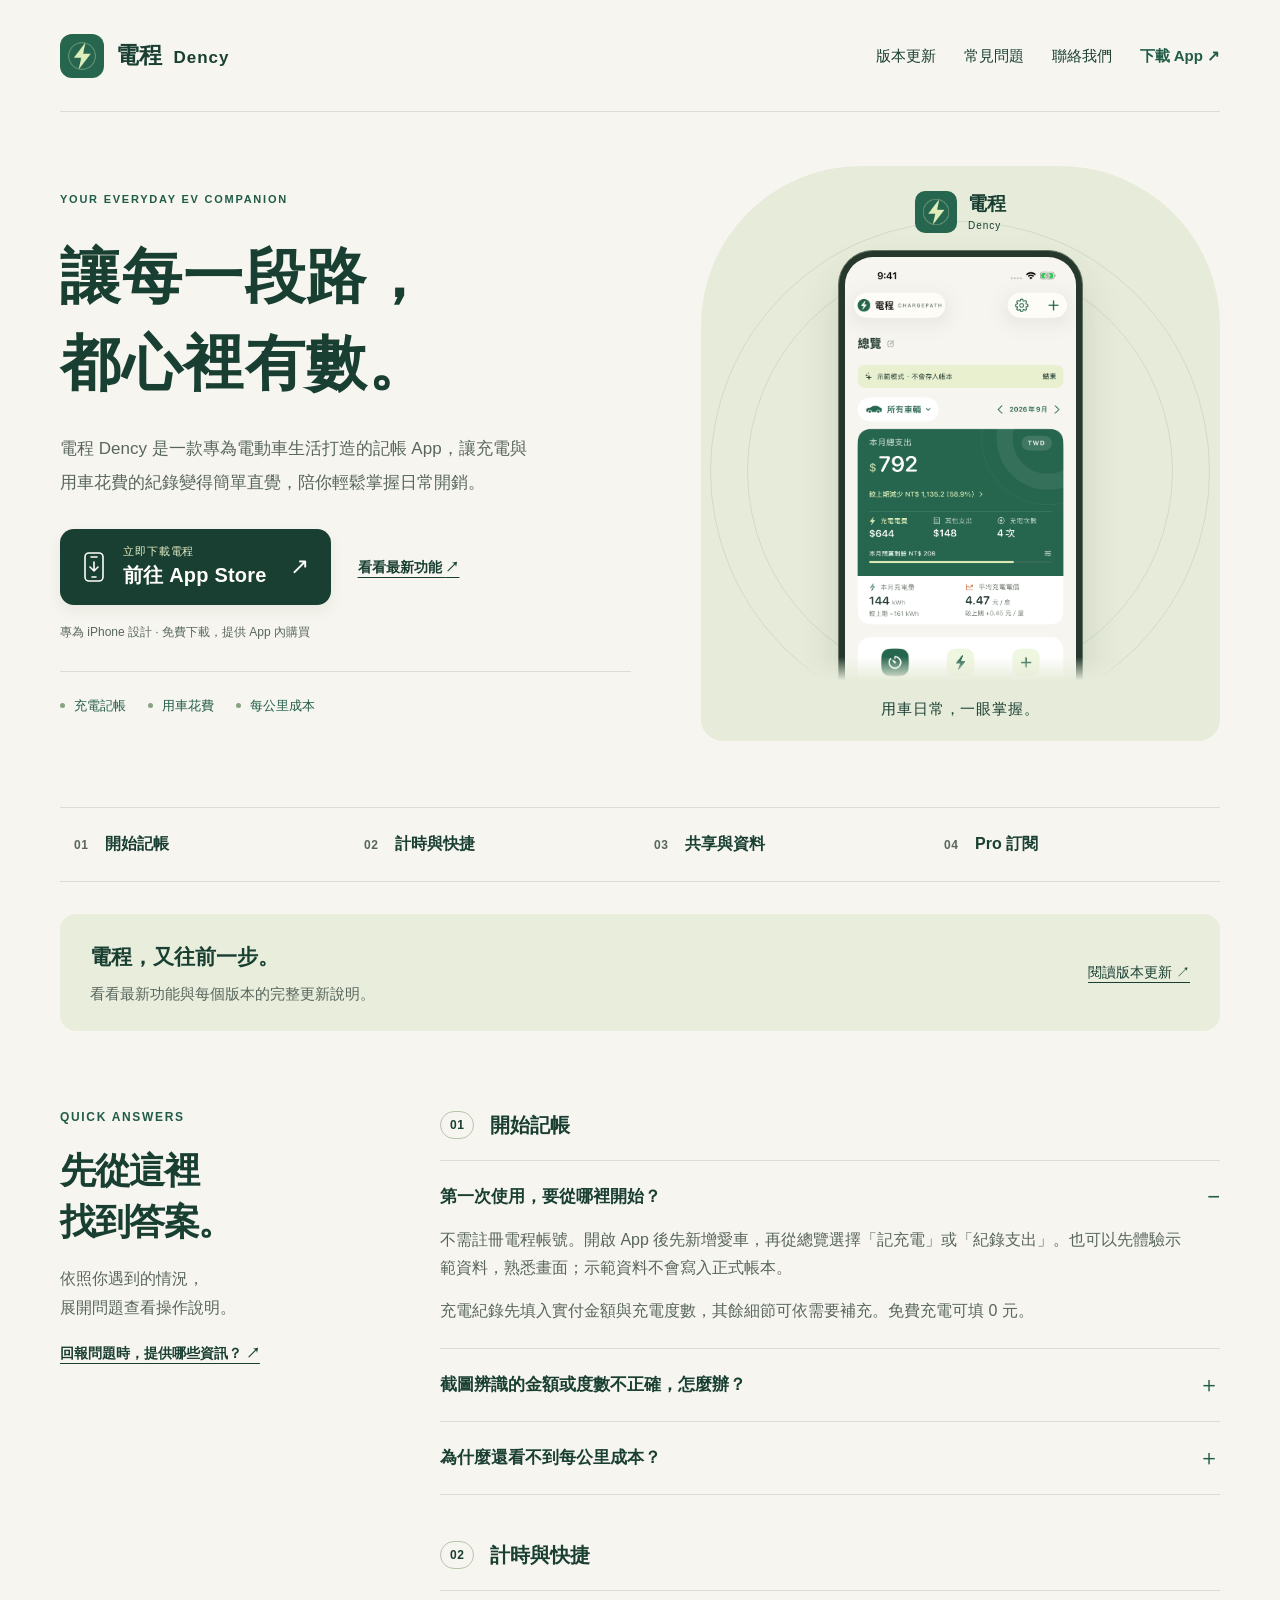
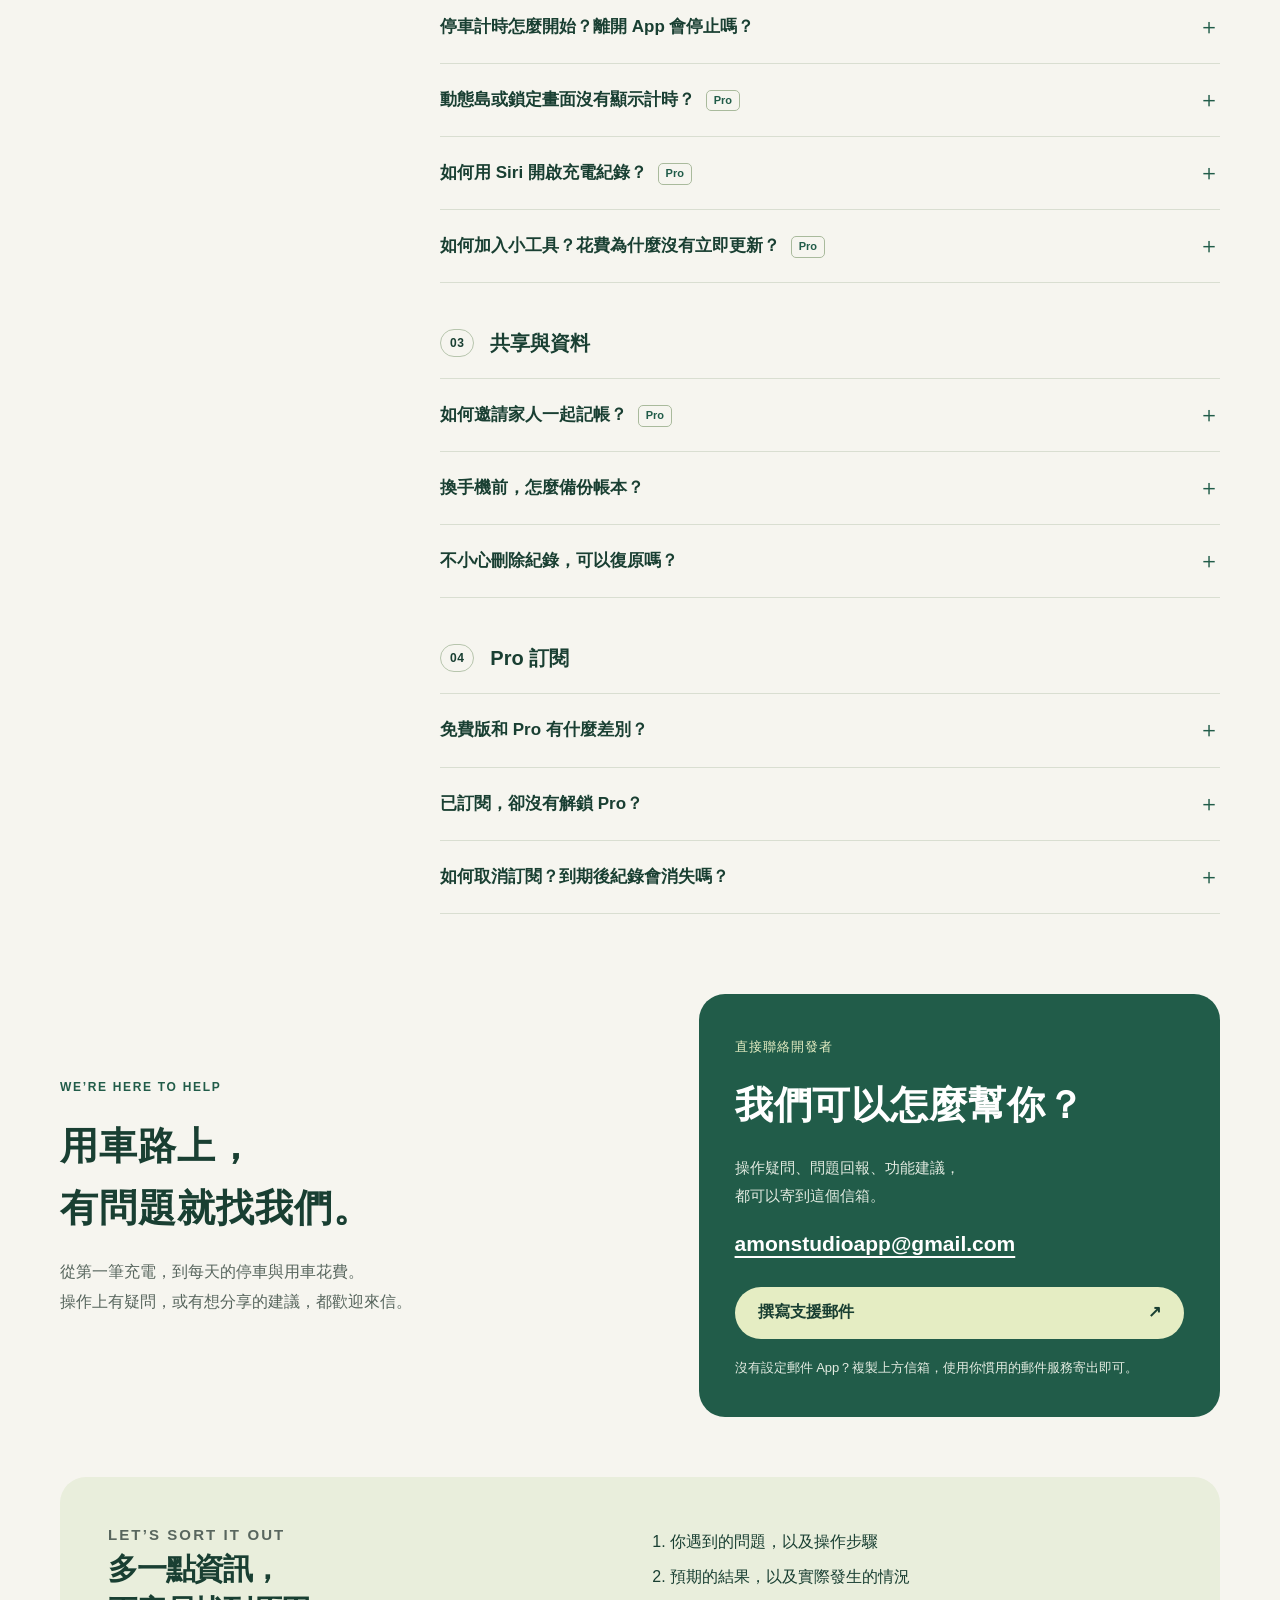
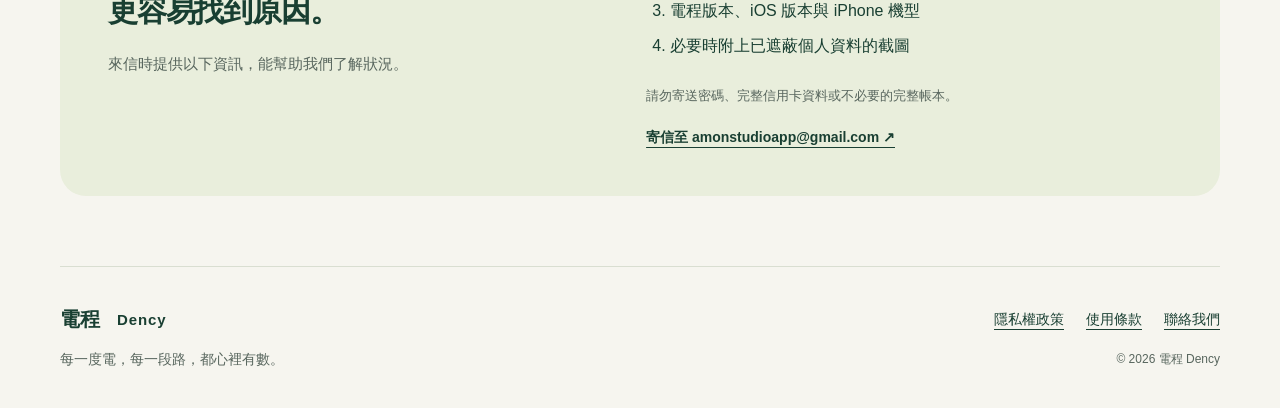
<file: index.html>
<!doctype html>
<html lang="zh-Hant">
<head>
  <meta charset="utf-8">
  <meta name="viewport" content="width=device-width, initial-scale=1">
  <meta name="theme-color" content="#215c49">
  <meta name="description" content="電程 Dency，專為電動車生活打造的記帳 App。輕鬆記錄充電與用車花費，前往 App Store 下載，讓每一段路都心裡有數。">
  <title>電程 Dency｜電動車生活的隨身帳本</title>
  <meta property="og:title" content="電程 Dency｜電動車生活的隨身帳本">
  <meta property="og:description" content="記錄充電與用車花費，讓每一段路，都心裡有數。立即前往 App Store 下載。">
  <meta property="og:image" content="https://dency.app/assets/chargepath-share-v1.png">
  <meta property="og:image:secure_url" content="https://dency.app/assets/chargepath-share-v1.png">
  <meta property="og:image:type" content="image/png">
  <meta property="og:image:width" content="1200">
  <meta property="og:image:height" content="630">
  <meta property="og:image:alt" content="電程 Dency：每一度電，每一段路，都心裡有數。">
  <meta property="og:site_name" content="電程 Dency">
  <meta property="og:locale" content="zh_TW">
  <meta name="twitter:card" content="summary_large_image">
  <meta name="twitter:image" content="https://dency.app/assets/chargepath-share-v1.png">
  <meta name="twitter:image:alt" content="電程 Dency：每一度電，每一段路，都心裡有數。">
  <meta property="og:url" content="https://dency.app/">
  <meta property="og:type" content="website">
  <link rel="canonical" href="https://dency.app/">
  <link rel="icon" href="assets/app-icon.png">
  <link rel="stylesheet" href="styles.css">
  <link rel="stylesheet" href="updates.css">
  <link rel="stylesheet" href="home.css">
</head>
<body class="home-page">
  <a class="skip" href="#main">跳至主要內容</a>
  <header class="header wrap">
    <a class="brand" href="./" aria-label="電程 Dency 支援首頁"><img src="assets/app-icon.png" width="44" height="44" alt=""><span>電程 <span class="wordmark">Dency</span></span></a>
    <nav aria-label="主要導覽"><a href="updates/">版本更新</a><a href="#faq">常見問題</a><a href="#contact">聯絡我們</a><a class="nav-download" href="https://apps.apple.com/tw/app/%E9%9B%BB%E7%A8%8B-%E9%9B%BB%E5%8B%95%E8%BB%8A%E5%85%85%E9%9B%BB%E7%B4%80%E9%8C%84%E7%A5%9E%E5%99%A8/id6809342215" aria-label="在 App Store 下載電程">下載 App <span aria-hidden="true">↗</span></a></nav>
  </header>
  <main id="main">
    <section class="download-hero wrap" id="download" aria-labelledby="hero-title">
      <div class="download-copy">
        <p class="eyebrow">YOUR EVERYDAY EV COMPANION</p>
        <h1 id="hero-title">讓每一段路，<br>都心裡有數。</h1>
        <p class="download-intro">電程 Dency 是一款專為電動車生活打造的記帳 App，讓充電與用車花費的紀錄變得簡單直覺，陪你輕鬆掌握日常開銷。</p>
        <div class="download-actions">
          <a class="store-download" href="https://apps.apple.com/tw/app/%E9%9B%BB%E7%A8%8B-%E9%9B%BB%E5%8B%95%E8%BB%8A%E5%85%85%E9%9B%BB%E7%B4%80%E9%8C%84%E7%A5%9E%E5%99%A8/id6809342215" aria-label="在 App Store 下載電程 Dency">
            <svg width="24" height="30" viewBox="0 0 24 30" fill="none" aria-hidden="true"><rect x="3" y="1" width="18" height="28" rx="4" stroke="currentColor" stroke-width="1.6"/><path d="M9 5h6M10 25h4M12 10v9m-4-4 4 4 4-4" stroke="currentColor" stroke-width="1.6" stroke-linecap="round" stroke-linejoin="round"/></svg>
            <span><span class="store-kicker">立即下載電程</span><span class="store-name">前往 App Store</span></span><span class="store-arrow" aria-hidden="true">↗</span>
          </a>
          <a class="download-secondary" href="updates/">看看最新功能 <span aria-hidden="true">↗</span></a>
        </div>
        <p class="download-availability">專為 iPhone 設計 · 免費下載，提供 App 內購買</p>
        <ul class="download-features" aria-label="主要功能"><li>充電記帳</li><li>用車花費</li><li>每公里成本</li></ul>
      </div>
      <figure class="app-preview">
        <div class="preview-orbit" aria-hidden="true"></div>
        <div class="preview-brand"><img src="assets/app-icon.png" width="42" height="42" alt=""><div>電程<span>Dency</span></div></div>
        <div class="phone-preview"><img src="assets/app-overview.png" width="1206" height="2622" alt="電程 App 總覽：本月支出、充電量與預算集中顯示，畫面使用示範資料。" fetchpriority="high"></div>
        <figcaption>用車日常，一眼掌握。</figcaption>
      </figure>
    </section>
    <section class="topic-strip wrap" aria-label="快速尋找支援主題">
      <a href="#getting-started"><span>01</span> 開始記帳</a>
      <a href="#timers"><span>02</span> 計時與快捷</a>
      <a href="#data"><span>03</span> 共享與資料</a>
      <a href="#subscription"><span>04</span> Pro 訂閱</a>
    </section>
    <aside class="updates-teaser wrap"><div><h2>電程，又往前一步。</h2><p>看看最新功能與每個版本的完整更新說明。</p></div><a href="updates/">閱讀版本更新 ↗</a></aside>
    <section class="help-layout wrap" id="faq" aria-labelledby="faq-title">
      <div class="help-heading">
        <p class="eyebrow">QUICK ANSWERS</p>
        <h2 id="faq-title">先從這裡<br>找到答案。</h2>
        <p>依照你遇到的情況，<br>展開問題查看操作說明。</p>
        <a class="text-link" href="#report">回報問題時，提供哪些資訊？ <span aria-hidden="true">↗</span></a>
      </div>
      <div class="faq-groups">
        <section class="faq-group" id="getting-started" aria-labelledby="start-title">
          <h3 id="start-title"><span>01</span> 開始記帳</h3>
          <details open><summary>第一次使用，要從哪裡開始？</summary><div class="answer"><p>不需註冊電程帳號。開啟 App 後先新增愛車，再從總覽選擇「記充電」或「紀錄支出」。也可以先體驗示範資料，熟悉畫面；示範資料不會寫入正式帳本。</p><p>充電紀錄先填入實付金額與充電度數，其餘細節可依需要補充。免費充電可填 0 元。</p></div></details>
          <details><summary>截圖辨識的金額或度數不正確，怎麼辦？</summary><div class="answer"><p>請使用清楚、完整，且包含日期、度數與金額的帳單截圖。辨識完成後先核對，再帶入表單；未辨識或不正確的欄位可手動補填、修改。</p><p>截圖辨識在裝置上處理，結果仍需要你確認。若偵測到與帳本不同的幣別，金額會留待手動確認，不會自動換匯。</p></div></details>
          <details><summary>為什麼還看不到每公里成本？</summary><div class="answer"><p>同一台車至少需要兩筆不同時間、有效且遞增的里程讀數。電程以這段里程差，以及起點之後至終點當下的已入帳支出計算成本。</p><p>里程倒退、同時間讀數衝突或距離為零時，會暫停該車計算。請核對里程與日期；這個數值是用車支出成本，並非車輛耗電效率。</p></div></details>
        </section>
        <section class="faq-group" id="timers" aria-labelledby="timer-title">
          <h3 id="timer-title"><span>02</span> 計時與快捷</h3>
          <details><summary>停車計時怎麼開始？離開 App 會停止嗎？</summary><div class="answer"><p>從總覽點選「停車計時」，使用已選定的車輛開始；有多台車且未選定時，先選擇車輛。若已有未結算的停車，會開啟同一筆紀錄。</p><p>返回主畫面或鎖定螢幕不會停止計時。離場時按「停止計時並結算」，確認實付金額後才入帳。費率試算供參考，請以停車場實際收費為準。</p></div></details>
          <details><summary>動態島或鎖定畫面沒有顯示計時？ <span class="badge">Pro</span></summary><div class="answer"><p>請確認 Pro 訂閱有效，並在電程「設定與備份」啟用對應的充電／停車即時動態，也確認 iOS 允許電程使用即時動態。開始計時後，離開 App 或鎖定螢幕查看。</p><p>動態島需支援的 iPhone 機型；顯示及更新受 iOS 管理。即時動態最長顯示 8 小時，之後仍可回到 App 查看與結算原紀錄。停車費試算不保證在背景即時更新。</p><p>充電計時依你操作的開始、結束時間記錄，不會自動偵測車輛是否充飽。</p></div></details>
          <details><summary>如何用 Siri 開啟充電紀錄？ <span class="badge">Pro</span></summary><div class="answer"><p>先開啟電程並新增車輛，確認 Pro 訂閱有效。可對 Siri 說：</p><p class="voice">「用電程新增充電紀錄」</p><p>系統會開啟新增充電表單，由你填入度數與費用，再確認儲存。也可以在「捷徑」App 中查看電程提供的動作。若未顯示，請先重新開啟電程及捷徑，並檢查 Siri 的 App 語言設定。</p></div></details>
          <details><summary>如何加入小工具？花費為什麼沒有立即更新？ <span class="badge">Pro</span></summary><div class="answer"><p>確認 Pro 訂閱有效，安裝並開啟電程一次後，在 iPhone 主畫面長按空白處，選擇加入小工具並搜尋「電程」。</p><p>小工具顯示所有車輛本月已入帳花費與整體預算，未完成草稿不列入。更新由 iOS 排程；若資料尚未更新，可先開啟電程確認紀錄已儲存，再回到主畫面查看。</p></div></details>
        </section>
        <section class="faq-group" id="data" aria-labelledby="data-title">
          <h3 id="data-title"><span>03</span> 共享與資料</h3>
          <details><summary>如何邀請家人一起記帳？ <span class="badge">Pro</span></summary><div class="answer"><p>在車庫選擇車輛，開啟「共同管理」，設定顯示名稱並邀請指定成員。參與者需各自具備有效 Pro 訂閱、登入各自的 iCloud 帳號並安裝電程。</p><p>共享包含所選車輛及相關充電、支出與收據。其他車輛、個人草稿與排程不會一起共享。這是電程的車輛共同管理功能，不等於 Apple 訂閱家人共享。</p><p>App 開啟時會定期同步；離線記錄在恢復連線後再同步。啟用車輛共同管理後，整份帳本的 iCloud 同步與備份會暫停，仍可匯出本機完整備份。</p></div></details>
          <details><summary>換手機前，怎麼備份帳本？</summary><div class="answer"><p>在「設定與備份」匯出完整 JSON 備份，並將檔案存到你能存取的安全位置。換機時使用完整備份還原，可保留帳本及相關附件。</p><p>CSV 適合試算表整理，不是完整換機備份。Pro 另提供 iCloud 同步與雲端備份；使用前請確認 Apple 帳號、網路及 App 內的同步狀態。</p></div></details>
          <details><summary>不小心刪除紀錄，可以復原嗎？</summary><div class="answer"><p>刪除的帳本紀錄會在「最近刪除」保留 30 天，可從設定進入並復原。已永久刪除或超過保留期限的紀錄，無法從最近刪除復原。</p><p>請先備份再移除 App。重新安裝不會自動找回只存在原裝置、且未備份的資料。</p></div></details>
        </section>
        <section class="faq-group" id="subscription" aria-labelledby="pro-title">
          <h3 id="pro-title"><span>04</span> Pro 訂閱</h3>
          <details><summary>免費版和 Pro 有什麼差別？</summary><div class="answer"><p>免費版保留第一台車記帳、本機匯出與還原。Pro 月訂閱與年訂閱解鎖相同功能：多車紀錄、共同管理、Siri 捷徑與小工具、即時動態，以及 iCloud 同步與雲端備份。</p><p>售價與方案以 App 內及 App Store 顯示為準。</p></div></details>
          <details><summary>已訂閱，卻沒有解鎖 Pro？</summary><div class="answer"><p>確認裝置的 App Store 使用原購買訂閱的 Apple 帳號，並確認網路連線。在電程 Pro 頁面選擇「回復購買」，恢復仍有效的訂閱權限。</p><p>若仍無法使用，請來信附上 App 版本、iOS 版本及錯誤畫面。請勿提供 Apple 帳號密碼或完整付款資料。</p></div></details>
          <details><summary>如何取消訂閱？到期後紀錄會消失嗎？</summary><div class="answer"><p>Pro 為自動續訂訂閱。可到 iPhone「設定 → Apple 帳號 → 訂閱項目」管理，或使用下方連結。取消續訂後，在剩餘有效期間仍可使用 Pro。</p><p>訂閱到期不會刪除本機帳本，既有資料仍可查看、匯出與還原；多車新增紀錄及其他 Pro 功能會暫停。</p><p><a href="https://apps.apple.com/account/subscriptions">管理 Apple 訂閱 ↗</a> · <a href="https://reportaproblem.apple.com/">向 Apple 提出退款申請 ↗</a></p><p>退款由 Apple 審核與處理。</p></div></details>
        </section>
      </div>
    </section>
    <section class="home-support wrap" aria-labelledby="support-title">
      <div><p class="eyebrow">WE’RE HERE TO HELP</p><h2 id="support-title">用車路上，<br>有問題就找我們。</h2><p>從第一筆充電，到每天的停車與用車花費。<br class="desktop-break">操作上有疑問，或有想分享的建議，都歡迎來信。</p></div>
      <aside class="contact-card" id="contact" aria-labelledby="contact-title">
        <span class="small-label">直接聯絡開發者</span>
        <h2 id="contact-title">我們可以怎麼幫你？</h2>
        <p>操作疑問、問題回報、功能建議，<br>都可以寄到這個信箱。</p>
        <a class="email" href="mailto:amonstudioapp@gmail.com">amonstudioapp@gmail.com</a>
        <a class="button light" href="mailto:amonstudioapp@gmail.com?subject=%E9%9B%BB%E7%A8%8B%20ChargePath%EF%BD%9C%E6%94%AF%E6%8F%B4%E8%AB%8B%E6%B1%82">撰寫支援郵件 <span aria-hidden="true">↗</span></a>
        <p class="contact-note">沒有設定郵件 App？複製上方信箱，使用你慣用的郵件服務寄出即可。</p>
      </aside>
    </section>
    <section class="report wrap" id="report" aria-labelledby="report-title">
      <div><p class="eyebrow">LET’S SORT IT OUT</p><h2 id="report-title">多一點資訊，<br>更容易找到原因。</h2><p>來信時提供以下資訊，能幫助我們了解狀況。</p></div>
      <div><ol><li>你遇到的問題，以及操作步驟</li><li>預期的結果，以及實際發生的情況</li><li>電程版本、iOS 版本與 iPhone 機型</li><li>必要時附上已遮蔽個人資料的截圖</li></ol><p class="muted">請勿寄送密碼、完整信用卡資料或不必要的完整帳本。</p><a class="text-link" href="mailto:amonstudioapp@gmail.com">寄信至 amonstudioapp@gmail.com ↗</a></div>
    </section>
  </main>
  <footer class="footer wrap"><a class="brand" href="./">電程 <span class="wordmark">Dency</span></a><p>每一度電，每一段路，都心裡有數。</p><div><a href="privacy.html">隱私權政策</a><a href="https://www.apple.com/legal/internet-services/itunes/dev/stdeula/">使用條款</a><a href="mailto:amonstudioapp@gmail.com">聯絡我們</a></div><small>© 2026 電程 Dency</small></footer>
</body>
</html>
</file>
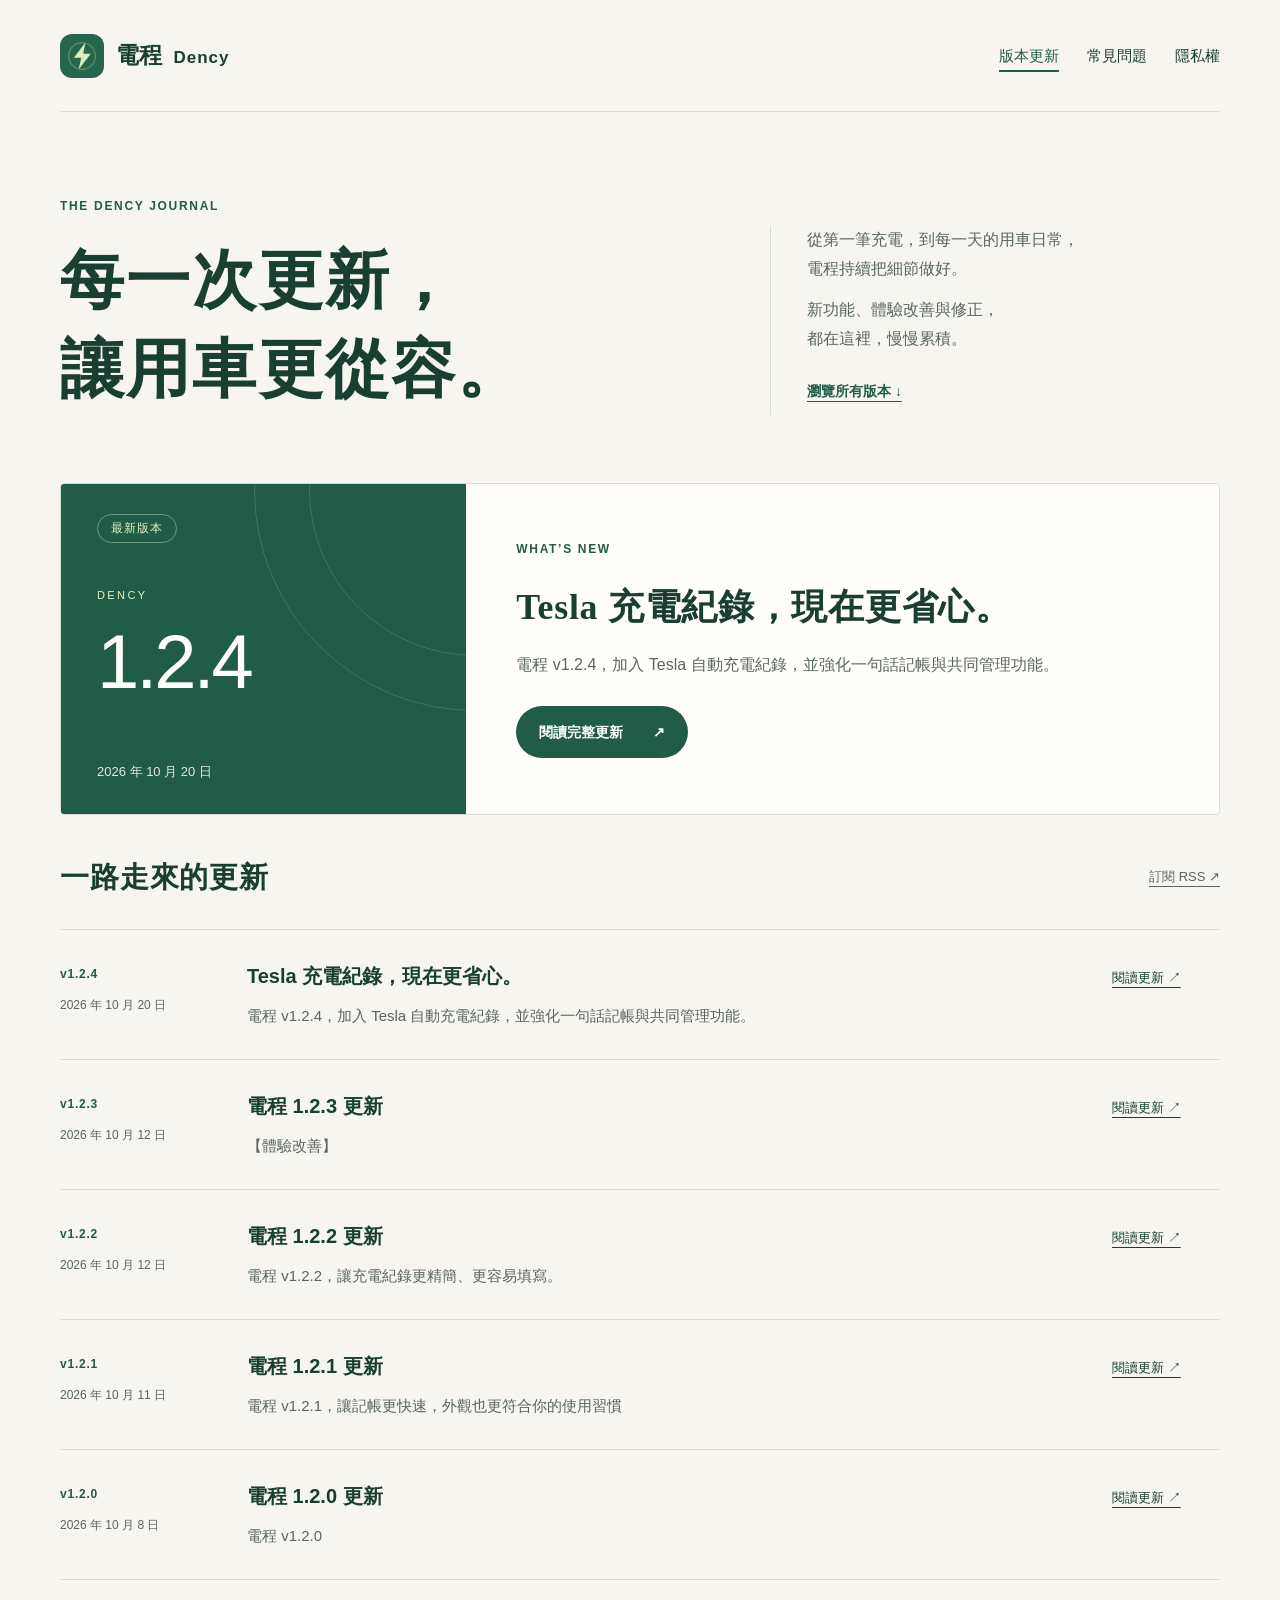
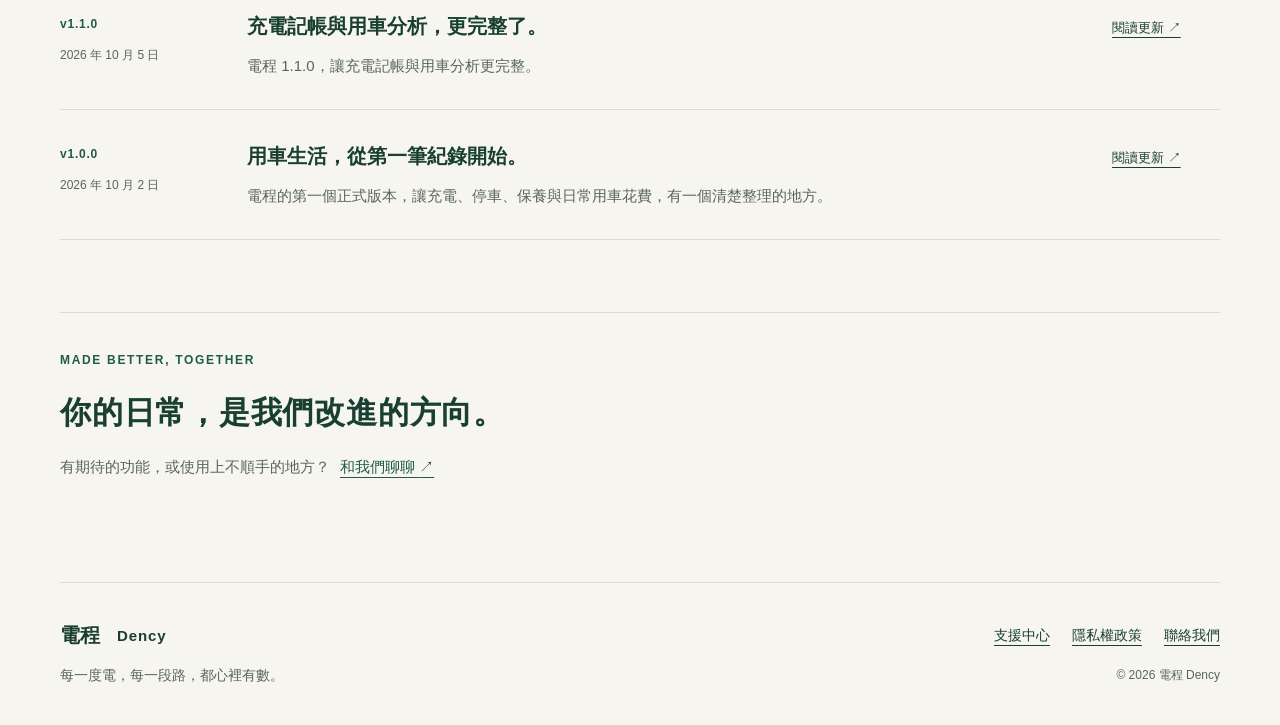
<file: updates/index.html>
<!doctype html>
<html lang="zh-Hant">
<head>
  <meta charset="utf-8">
  <meta name="viewport" content="width=device-width, initial-scale=1">
  <meta name="theme-color" content="#215c49">
  <meta name="description" content="電程 Dency 更新日誌。看看每一次更新帶來的新功能、體驗改善與修正，讓充電記帳與用車生活更從容。">
  <meta property="og:type" content="website">
  <meta property="og:title" content="更新日誌｜電程 Dency">
  <meta property="og:description" content="每一次更新，讓用車更從容。閱讀電程各版本的新功能與完整更新說明。">
  <meta property="og:url" content="https://dency.app/updates/">
  <meta property="og:image" content="https://dency.app/assets/updates/1.2.4-v1.png">
  <meta property="og:image:secure_url" content="https://dency.app/assets/updates/1.2.4-v1.png">
  <meta property="og:image:type" content="image/png">
  <meta property="og:image:width" content="1200">
  <meta property="og:image:height" content="630">
  <meta property="og:image:alt" content="電程 Dency 版本更新 1.2.4">
  <meta property="og:site_name" content="電程 Dency">
  <meta property="og:locale" content="zh_TW">
  <meta name="twitter:card" content="summary_large_image">
  <meta name="twitter:image" content="https://dency.app/assets/updates/1.2.4-v1.png">
  <meta name="twitter:image:alt" content="電程 Dency 版本更新 1.2.4">
  <title>更新日誌｜電程 Dency</title>
  <link rel="canonical" href="https://dency.app/updates/">
  <link rel="icon" href="../assets/app-icon.png">
  <link rel="stylesheet" href="../styles.css">
  <link rel="stylesheet" href="../updates.css">
  <link rel="alternate" type="application/rss+xml" title="電程版本更新" href="feed.xml">
</head>
<body class="updates-page">
  <a class="skip" href="#main">跳至主要內容</a>
  <header class="header wrap">
    <a class="brand" href="../" aria-label="電程 Dency 支援首頁"><img src="../assets/app-icon.png" width="44" height="44" alt=""><span>電程 <span class="wordmark">Dency</span></span></a>
    <nav aria-label="主要導覽"><a href="./" aria-current="page">版本更新</a><a href="../#faq">常見問題</a><a href="../privacy.html">隱私權</a></nav>
  </header>
  <main id="main" class="wrap">
    <section class="journal-intro" aria-labelledby="journal-title">
      <div><p class="eyebrow">THE DENCY JOURNAL</p><h1 id="journal-title">每一次更新，<br>讓用車更從容。</h1></div>
      <div class="journal-letter"><span class="letter-line" aria-hidden="true"></span><p>從第一筆充電，到每一天的用車日常，<br class="desktop-break">電程持續把細節做好。</p><p>新功能、體驗改善與修正，<br class="desktop-break">都在這裡，慢慢累積。</p><a class="text-link" href="#all-releases">瀏覽所有版本 <span aria-hidden="true">↓</span></a></div>
    </section>
    <section class="latest-release" aria-labelledby="latest-title">
      <div class="release-edition"><span class="edition-label">最新版本</span><div><span class="edition-caption">DENCY</span><p class="edition-number">1.2.4</p></div><span class="edition-date">2026 年 10 月 20 日</span></div>
      <div class="latest-copy"><p class="eyebrow">WHAT’S NEW</p><h2 id="latest-title">Tesla 充電紀錄，現在更省心。</h2><p class="latest-summary">電程 v1.2.4，加入 Tesla 自動充電紀錄，並強化一句話記帳與共同管理功能。</p><a class="button" href="./1.2.4/">閱讀完整更新 <span aria-hidden="true">↗</span></a></div>
    </section>
    <div class="highlights latest-highlights"></div>
    <section id="all-releases" class="release-archive" aria-labelledby="archive-title">
      <div class="section-heading"><h2 id="archive-title">一路走來的更新</h2><a href="feed.xml" class="feed-link">訂閱 RSS <span aria-hidden="true">↗</span></a></div>
      <article class="release-row"><div class="release-stamp"><span class="version">v1.2.4</span><time datetime="2026-10-20">2026 年 10 月 20 日</time></div><div><h2><a href="./1.2.4/">Tesla 充電紀錄，現在更省心。</a></h2><p>電程 v1.2.4，加入 Tesla 自動充電紀錄，並強化一句話記帳與共同管理功能。</p></div><a class="read-release" href="./1.2.4/" aria-label="閱讀 1.2.4 完整更新">閱讀更新 ↗</a></article>
<article class="release-row"><div class="release-stamp"><span class="version">v1.2.3</span><time datetime="2026-10-12">2026 年 10 月 12 日</time></div><div><h2><a href="./1.2.3/">電程 1.2.3 更新</a></h2><p>【體驗改善】</p></div><a class="read-release" href="./1.2.3/" aria-label="閱讀 1.2.3 完整更新">閱讀更新 ↗</a></article>
<article class="release-row"><div class="release-stamp"><span class="version">v1.2.2</span><time datetime="2026-10-12">2026 年 10 月 12 日</time></div><div><h2><a href="./1.2.2/">電程 1.2.2 更新</a></h2><p>電程 v1.2.2，讓充電紀錄更精簡、更容易填寫。</p></div><a class="read-release" href="./1.2.2/" aria-label="閱讀 1.2.2 完整更新">閱讀更新 ↗</a></article>
<article class="release-row"><div class="release-stamp"><span class="version">v1.2.1</span><time datetime="2026-10-11">2026 年 10 月 11 日</time></div><div><h2><a href="./1.2.1/">電程 1.2.1 更新</a></h2><p>電程 v1.2.1，讓記帳更快速，外觀也更符合你的使用習慣</p></div><a class="read-release" href="./1.2.1/" aria-label="閱讀 1.2.1 完整更新">閱讀更新 ↗</a></article>
<article class="release-row"><div class="release-stamp"><span class="version">v1.2.0</span><time datetime="2026-10-08">2026 年 10 月 8 日</time></div><div><h2><a href="./1.2.0/">電程 1.2.0 更新</a></h2><p>電程 v1.2.0</p></div><a class="read-release" href="./1.2.0/" aria-label="閱讀 1.2.0 完整更新">閱讀更新 ↗</a></article>
<article class="release-row"><div class="release-stamp"><span class="version">v1.1.0</span><time datetime="2026-10-05">2026 年 10 月 5 日</time></div><div><h2><a href="./1.1.0/">充電記帳與用車分析，更完整了。</a></h2><p>電程 1.1.0，讓充電記帳與用車分析更完整。</p></div><a class="read-release" href="./1.1.0/" aria-label="閱讀 1.1.0 完整更新">閱讀更新 ↗</a></article>
<article class="release-row"><div class="release-stamp"><span class="version">v1.0.0</span><time datetime="2026-10-02">2026 年 10 月 2 日</time></div><div><h2><a href="./1.0.0/">用車生活，從第一筆紀錄開始。</a></h2><p>電程的第一個正式版本，讓充電、停車、保養與日常用車花費，有一個清楚整理的地方。</p></div><a class="read-release" href="./1.0.0/" aria-label="閱讀 1.0.0 完整更新">閱讀更新 ↗</a></article>
    </section>
    <aside class="feedback-note"><p class="eyebrow">MADE BETTER, TOGETHER</p><h2>你的日常，是我們改進的方向。</h2><p>有期待的功能，或使用上不順手的地方？<a href="../#contact">和我們聊聊 <span aria-hidden="true">↗</span></a></p></aside>
  </main>
  <footer class="footer wrap"><a class="brand" href="../">電程 <span class="wordmark">Dency</span></a><p>每一度電，每一段路，都心裡有數。</p><div><a href="../">支援中心</a><a href="../privacy.html">隱私權政策</a><a href="mailto:amonstudioapp@gmail.com">聯絡我們</a></div><small>© 2026 電程 Dency</small></footer>
</body>
</html>
</file>
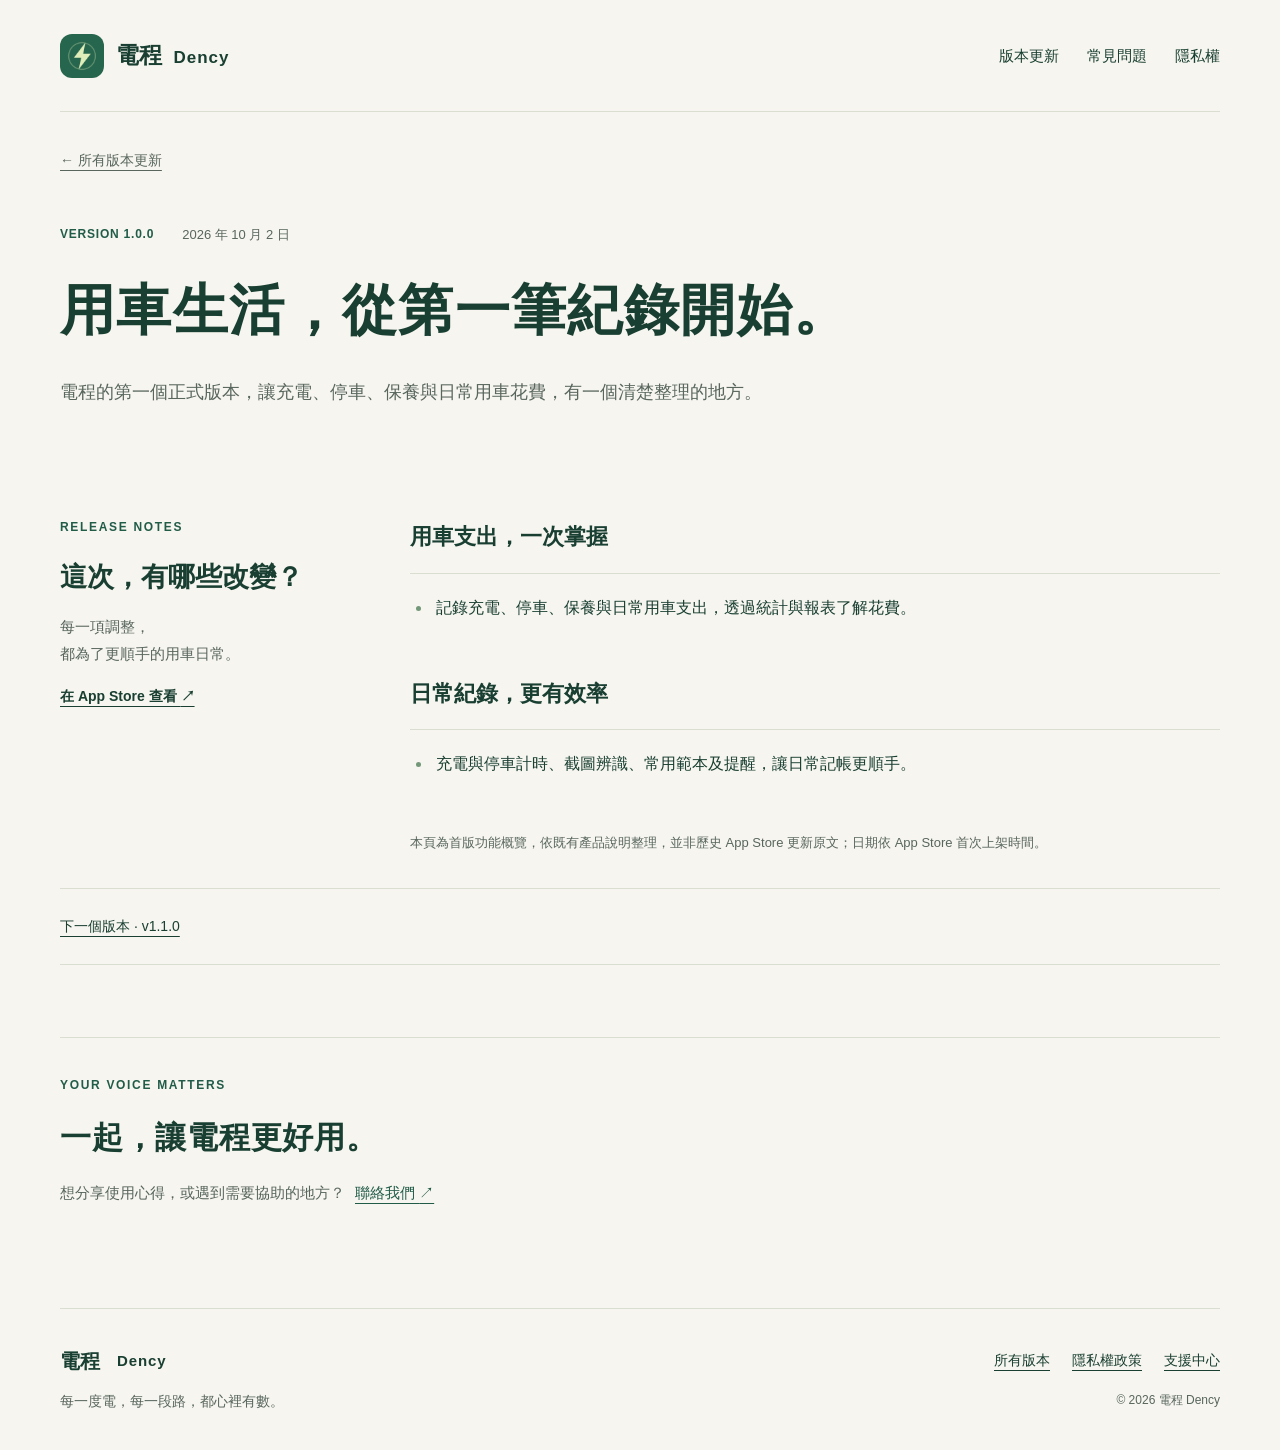
<file: updates/1.0.0/index.html>
<!-- Generated by scripts/build_updates.py; do not edit directly. -->
<!doctype html>
<html lang="zh-Hant">
<head>
  <meta charset="utf-8">
  <meta name="viewport" content="width=device-width, initial-scale=1">
  <meta name="theme-color" content="#215c49">
  <meta name="description" content="電程的第一個正式版本，讓充電、停車、保養與日常用車花費，有一個清楚整理的地方。">
  <meta property="og:type" content="article">
  <meta property="og:title" content="電程 1.0.0｜用車生活，從第一筆紀錄開始。">
  <meta property="og:description" content="電程的第一個正式版本，讓充電、停車、保養與日常用車花費，有一個清楚整理的地方。">
  <meta property="og:url" content="https://dency.app/updates/1.0.0/">
  <meta property="og:image" content="https://dency.app/assets/updates/1.0.0-v1.png">
  <meta property="og:image:secure_url" content="https://dency.app/assets/updates/1.0.0-v1.png">
  <meta property="og:image:type" content="image/png">
  <meta property="og:image:width" content="1200">
  <meta property="og:image:height" content="630">
  <meta property="og:image:alt" content="電程 Dency 版本更新 1.0.0">
  <meta property="og:site_name" content="電程 Dency">
  <meta property="og:locale" content="zh_TW">
  <meta name="twitter:card" content="summary_large_image">
  <meta name="twitter:image" content="https://dency.app/assets/updates/1.0.0-v1.png">
  <meta name="twitter:image:alt" content="電程 Dency 版本更新 1.0.0">
  <title>電程 1.0.0｜用車生活，從第一筆紀錄開始。</title>
  <link rel="canonical" href="https://dency.app/updates/1.0.0/">
  <link rel="icon" href="../../assets/app-icon.png">
  <link rel="stylesheet" href="../../styles.css">
  <link rel="stylesheet" href="../../updates.css">
  <link rel="alternate" type="application/rss+xml" title="電程版本更新" href="../feed.xml">
</head>
<body class="updates-page detail-page">
  <a class="skip" href="#main">跳至主要內容</a>
  <header class="header wrap"><a class="brand" href="../../" aria-label="電程 Dency 支援首頁"><img src="../../assets/app-icon.png" width="44" height="44" alt=""><span>電程 <span class="wordmark">Dency</span></span></a><nav aria-label="主要導覽"><a href="../">版本更新</a><a href="../../#faq">常見問題</a><a href="../../privacy.html">隱私權</a></nav></header>
  <main id="main" class="wrap">
    <a class="back-to-journal" href="../">← 所有版本更新</a>
    <article>
      <header class="detail-hero"><div class="detail-meta"><span class="version">VERSION 1.0.0</span><span>2026 年 10 月 2 日</span></div><h1>用車生活，從第一筆紀錄開始。</h1><p class="detail-summary">電程的第一個正式版本，讓充電、停車、保養與日常用車花費，有一個清楚整理的地方。</p></header>
      <div class="release-body"><aside class="release-aside"><p class="eyebrow">RELEASE NOTES</p><h2>這次，有哪些改變？</h2><p>每一項調整，<br>都為了更順手的用車日常。</p><a class="text-link" href="https://apps.apple.com/tw/app/%E9%9B%BB%E7%A8%8B-%E9%9B%BB%E5%8B%95%E8%BB%8A%E5%85%85%E9%9B%BB%E7%B4%80%E9%8C%84%E7%A5%9E%E5%99%A8/id6809342215">在 App Store 查看 <span aria-hidden="true">↗</span></a></aside><div class="release-content"><section class="release-section" id="section-1"><h2>用車支出，一次掌握</h2><ul><li>記錄充電、停車、保養與日常用車支出，透過統計與報表了解花費。</li></ul></section>
<section class="release-section" id="section-2"><h2>日常紀錄，更有效率</h2><ul><li>充電與停車計時、截圖辨識、常用範本及提醒，讓日常記帳更順手。</li></ul></section><div class="source-note"><p class="source-note">本頁為首版功能概覽，依既有產品說明整理，並非歷史 App Store 更新原文；日期依 App Store 首次上架時間。</p></div></div></div>
    </article>
    <nav class="version-navigation" aria-label="其他版本"> <a href="../1.1.0/">下一個版本 · v1.1.0</a></nav>
    <aside class="feedback-note"><p class="eyebrow">YOUR VOICE MATTERS</p><h2>一起，讓電程更好用。</h2><p>想分享使用心得，或遇到需要協助的地方？<a href="../../#contact">聯絡我們 <span aria-hidden="true">↗</span></a></p></aside>
  </main>
  <footer class="footer wrap"><a class="brand" href="../../">電程 <span class="wordmark">Dency</span></a><p>每一度電，每一段路，都心裡有數。</p><div><a href="../">所有版本</a><a href="../../privacy.html">隱私權政策</a><a href="../../">支援中心</a></div><small>© 2026 電程 Dency</small></footer>
</body>
</html>
</file>
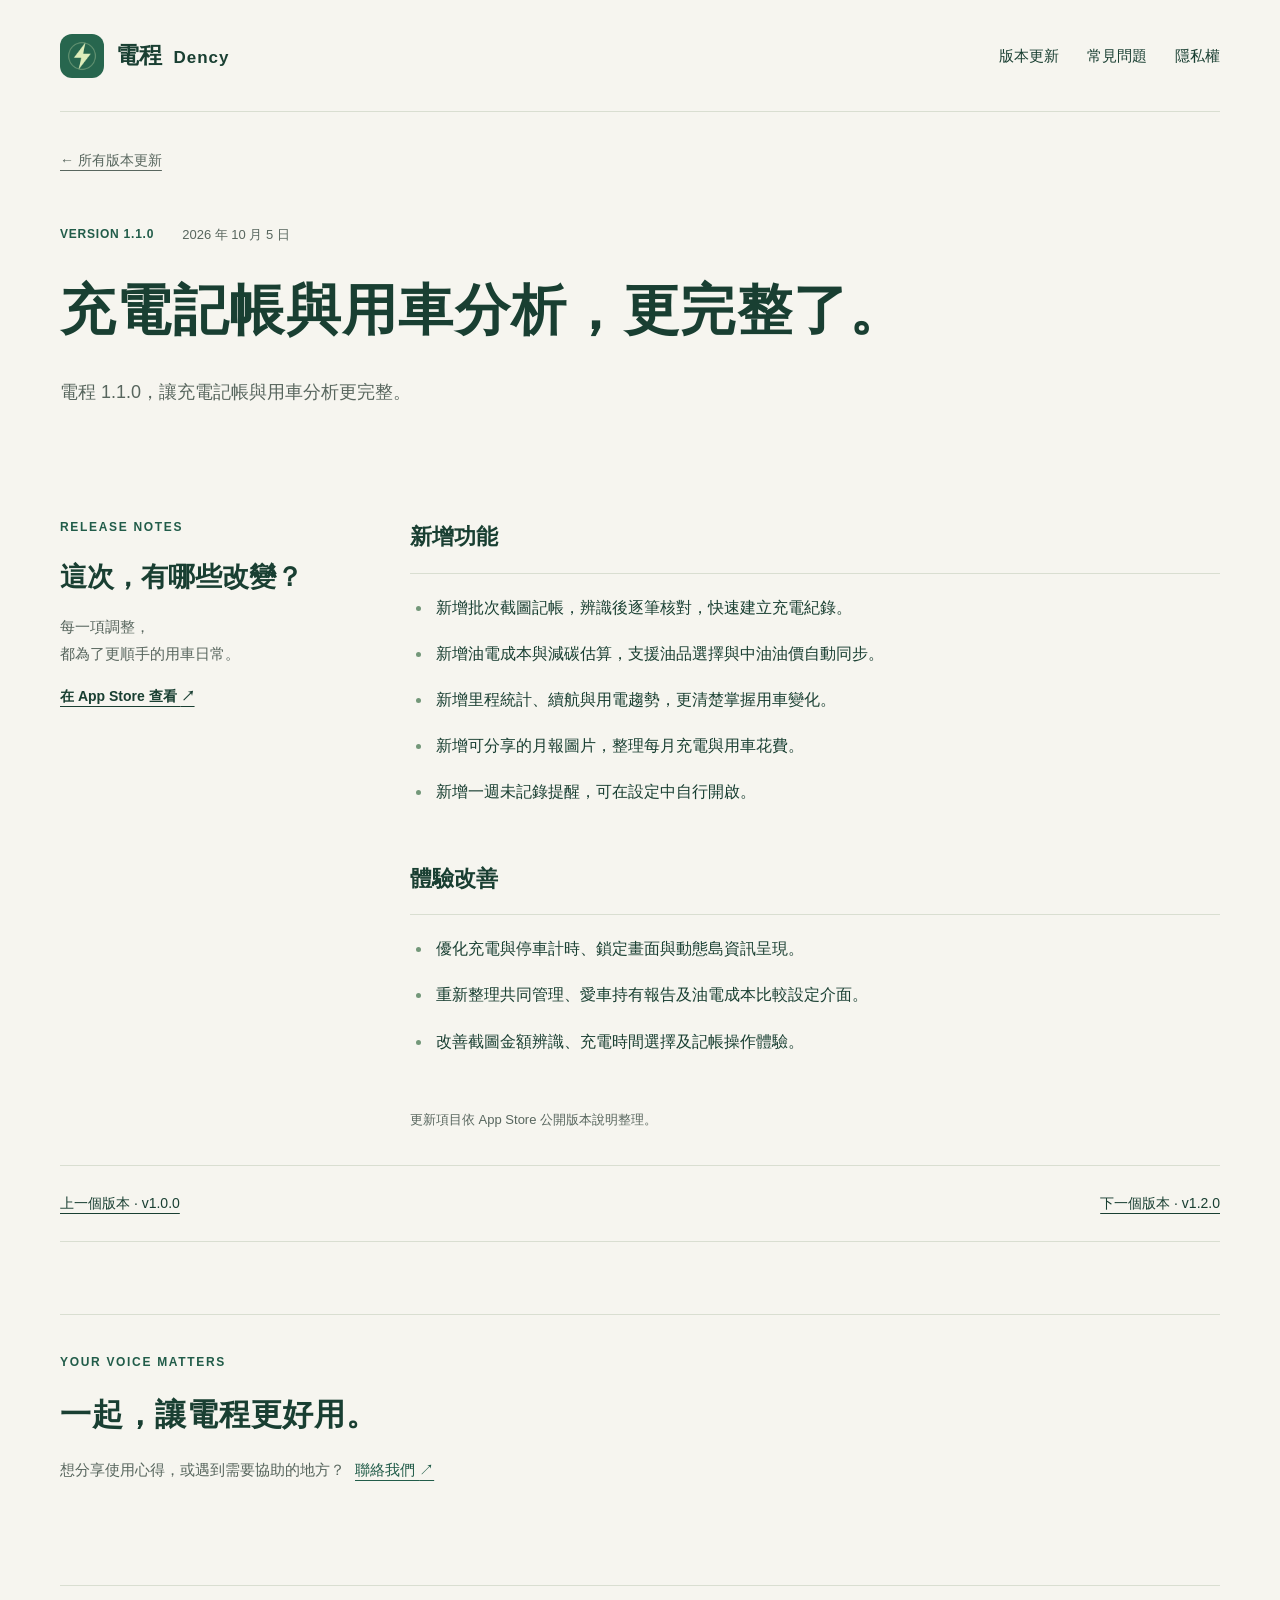
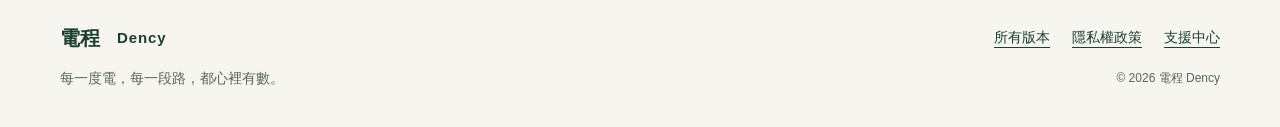
<file: updates/1.1.0/index.html>
<!-- Generated by scripts/build_updates.py; do not edit directly. -->
<!doctype html>
<html lang="zh-Hant">
<head>
  <meta charset="utf-8">
  <meta name="viewport" content="width=device-width, initial-scale=1">
  <meta name="theme-color" content="#215c49">
  <meta name="description" content="電程 1.1.0，讓充電記帳與用車分析更完整。">
  <meta property="og:type" content="article">
  <meta property="og:title" content="電程 1.1.0｜充電記帳與用車分析，更完整了。">
  <meta property="og:description" content="電程 1.1.0，讓充電記帳與用車分析更完整。">
  <meta property="og:url" content="https://dency.app/updates/1.1.0/">
  <meta property="og:image" content="https://dency.app/assets/updates/1.1.0-v1.png">
  <meta property="og:image:secure_url" content="https://dency.app/assets/updates/1.1.0-v1.png">
  <meta property="og:image:type" content="image/png">
  <meta property="og:image:width" content="1200">
  <meta property="og:image:height" content="630">
  <meta property="og:image:alt" content="電程 Dency 版本更新 1.1.0">
  <meta property="og:site_name" content="電程 Dency">
  <meta property="og:locale" content="zh_TW">
  <meta name="twitter:card" content="summary_large_image">
  <meta name="twitter:image" content="https://dency.app/assets/updates/1.1.0-v1.png">
  <meta name="twitter:image:alt" content="電程 Dency 版本更新 1.1.0">
  <title>電程 1.1.0｜充電記帳與用車分析，更完整了。</title>
  <link rel="canonical" href="https://dency.app/updates/1.1.0/">
  <link rel="icon" href="../../assets/app-icon.png">
  <link rel="stylesheet" href="../../styles.css">
  <link rel="stylesheet" href="../../updates.css">
  <link rel="alternate" type="application/rss+xml" title="電程版本更新" href="../feed.xml">
</head>
<body class="updates-page detail-page">
  <a class="skip" href="#main">跳至主要內容</a>
  <header class="header wrap"><a class="brand" href="../../" aria-label="電程 Dency 支援首頁"><img src="../../assets/app-icon.png" width="44" height="44" alt=""><span>電程 <span class="wordmark">Dency</span></span></a><nav aria-label="主要導覽"><a href="../">版本更新</a><a href="../../#faq">常見問題</a><a href="../../privacy.html">隱私權</a></nav></header>
  <main id="main" class="wrap">
    <a class="back-to-journal" href="../">← 所有版本更新</a>
    <article>
      <header class="detail-hero"><div class="detail-meta"><span class="version">VERSION 1.1.0</span><span>2026 年 10 月 5 日</span></div><h1>充電記帳與用車分析，更完整了。</h1><p class="detail-summary">電程 1.1.0，讓充電記帳與用車分析更完整。</p></header>
      <div class="release-body"><aside class="release-aside"><p class="eyebrow">RELEASE NOTES</p><h2>這次，有哪些改變？</h2><p>每一項調整，<br>都為了更順手的用車日常。</p><a class="text-link" href="https://apps.apple.com/tw/app/%E9%9B%BB%E7%A8%8B-%E9%9B%BB%E5%8B%95%E8%BB%8A%E5%85%85%E9%9B%BB%E7%B4%80%E9%8C%84%E7%A5%9E%E5%99%A8/id6809342215">在 App Store 查看 <span aria-hidden="true">↗</span></a></aside><div class="release-content"><section class="release-section" id="section-1"><h2>新增功能</h2><ul><li>新增批次截圖記帳，辨識後逐筆核對，快速建立充電紀錄。</li><li>新增油電成本與減碳估算，支援油品選擇與中油油價自動同步。</li><li>新增里程統計、續航與用電趨勢，更清楚掌握用車變化。</li><li>新增可分享的月報圖片，整理每月充電與用車花費。</li><li>新增一週未記錄提醒，可在設定中自行開啟。</li></ul></section>
<section class="release-section" id="section-2"><h2>體驗改善</h2><ul><li>優化充電與停車計時、鎖定畫面與動態島資訊呈現。</li><li>重新整理共同管理、愛車持有報告及油電成本比較設定介面。</li><li>改善截圖金額辨識、充電時間選擇及記帳操作體驗。</li></ul></section><div class="source-note"><p class="source-note">更新項目依 App Store 公開版本說明整理。</p></div></div></div>
    </article>
    <nav class="version-navigation" aria-label="其他版本"><a href="../1.0.0/">上一個版本 · v1.0.0</a> <a href="../1.2.0/">下一個版本 · v1.2.0</a></nav>
    <aside class="feedback-note"><p class="eyebrow">YOUR VOICE MATTERS</p><h2>一起，讓電程更好用。</h2><p>想分享使用心得，或遇到需要協助的地方？<a href="../../#contact">聯絡我們 <span aria-hidden="true">↗</span></a></p></aside>
  </main>
  <footer class="footer wrap"><a class="brand" href="../../">電程 <span class="wordmark">Dency</span></a><p>每一度電，每一段路，都心裡有數。</p><div><a href="../">所有版本</a><a href="../../privacy.html">隱私權政策</a><a href="../../">支援中心</a></div><small>© 2026 電程 Dency</small></footer>
</body>
</html>
</file>
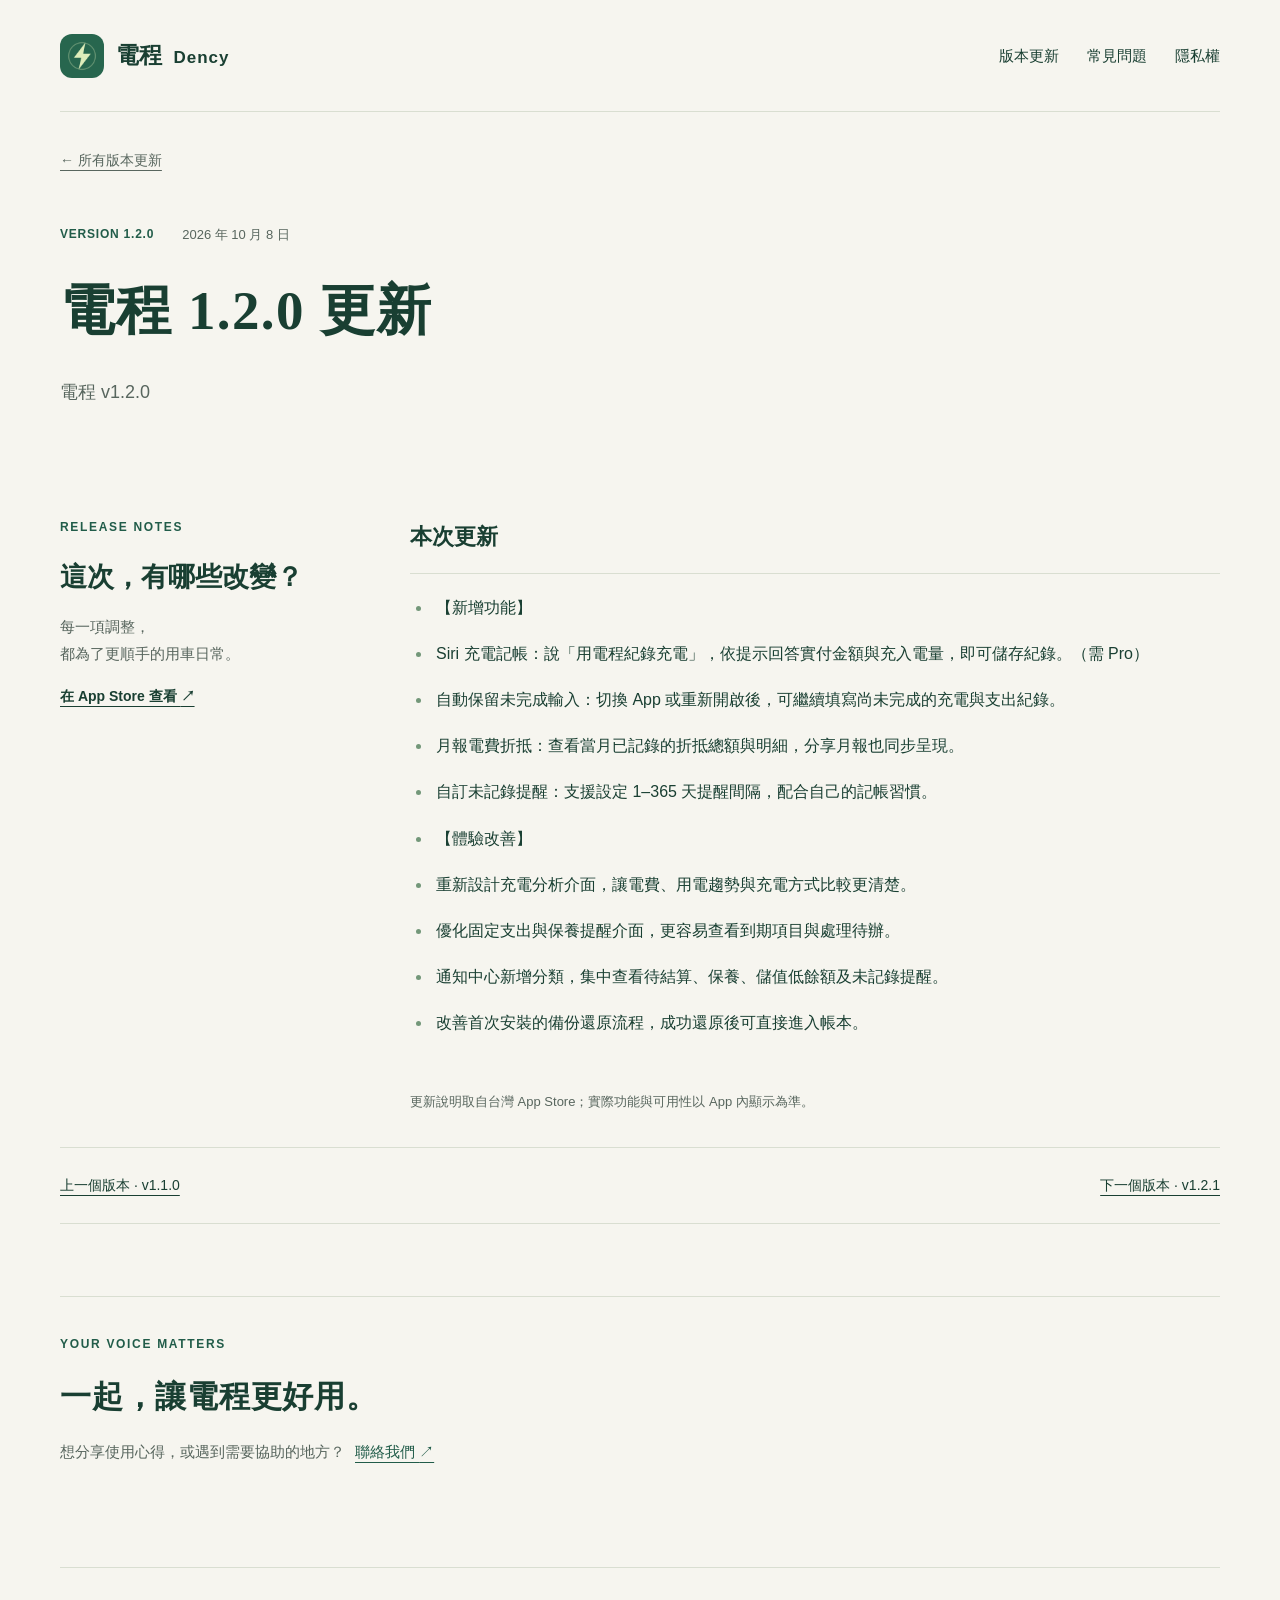
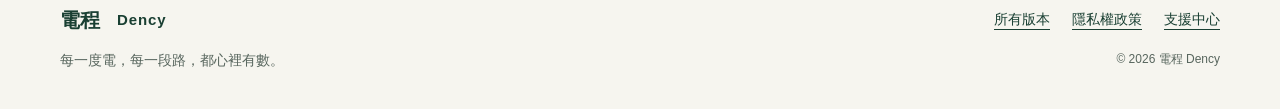
<file: updates/1.2.0/index.html>
<!-- Generated by scripts/build_updates.py; do not edit directly. -->
<!doctype html>
<html lang="zh-Hant">
<head>
  <meta charset="utf-8">
  <meta name="viewport" content="width=device-width, initial-scale=1">
  <meta name="theme-color" content="#215c49">
  <meta name="description" content="電程 v1.2.0">
  <meta property="og:type" content="article">
  <meta property="og:title" content="電程 1.2.0｜電程 1.2.0 更新">
  <meta property="og:description" content="電程 v1.2.0">
  <meta property="og:url" content="https://dency.app/updates/1.2.0/">
  <meta property="og:image" content="https://dency.app/assets/updates/1.2.0-v1.png">
  <meta property="og:image:secure_url" content="https://dency.app/assets/updates/1.2.0-v1.png">
  <meta property="og:image:type" content="image/png">
  <meta property="og:image:width" content="1200">
  <meta property="og:image:height" content="630">
  <meta property="og:image:alt" content="電程 Dency 版本更新 1.2.0">
  <meta property="og:site_name" content="電程 Dency">
  <meta property="og:locale" content="zh_TW">
  <meta name="twitter:card" content="summary_large_image">
  <meta name="twitter:image" content="https://dency.app/assets/updates/1.2.0-v1.png">
  <meta name="twitter:image:alt" content="電程 Dency 版本更新 1.2.0">
  <title>電程 1.2.0｜電程 1.2.0 更新</title>
  <link rel="canonical" href="https://dency.app/updates/1.2.0/">
  <link rel="icon" href="../../assets/app-icon.png">
  <link rel="stylesheet" href="../../styles.css">
  <link rel="stylesheet" href="../../updates.css">
  <link rel="alternate" type="application/rss+xml" title="電程版本更新" href="../feed.xml">
</head>
<body class="updates-page detail-page">
  <a class="skip" href="#main">跳至主要內容</a>
  <header class="header wrap"><a class="brand" href="../../" aria-label="電程 Dency 支援首頁"><img src="../../assets/app-icon.png" width="44" height="44" alt=""><span>電程 <span class="wordmark">Dency</span></span></a><nav aria-label="主要導覽"><a href="../">版本更新</a><a href="../../#faq">常見問題</a><a href="../../privacy.html">隱私權</a></nav></header>
  <main id="main" class="wrap">
    <a class="back-to-journal" href="../">← 所有版本更新</a>
    <article>
      <header class="detail-hero"><div class="detail-meta"><span class="version">VERSION 1.2.0</span><span>2026 年 10 月 8 日</span></div><h1>電程 1.2.0 更新</h1><p class="detail-summary">電程 v1.2.0</p></header>
      <div class="release-body"><aside class="release-aside"><p class="eyebrow">RELEASE NOTES</p><h2>這次，有哪些改變？</h2><p>每一項調整，<br>都為了更順手的用車日常。</p><a class="text-link" href="https://apps.apple.com/tw/app/%E9%9B%BB%E7%A8%8B-%E9%9B%BB%E5%8B%95%E8%BB%8A%E5%85%85%E9%9B%BB%E7%B4%80%E9%8C%84%E7%A5%9E%E5%99%A8/id6809342215">在 App Store 查看 <span aria-hidden="true">↗</span></a></aside><div class="release-content"><section class="release-section" id="section-1"><h2>本次更新</h2><ul><li>【新增功能】</li><li>Siri 充電記帳：說「用電程紀錄充電」，依提示回答實付金額與充入電量，即可儲存紀錄。（需 Pro）</li><li>自動保留未完成輸入：切換 App 或重新開啟後，可繼續填寫尚未完成的充電與支出紀錄。</li><li>月報電費折抵：查看當月已記錄的折抵總額與明細，分享月報也同步呈現。</li><li>自訂未記錄提醒：支援設定 1–365 天提醒間隔，配合自己的記帳習慣。</li><li>【體驗改善】</li><li>重新設計充電分析介面，讓電費、用電趨勢與充電方式比較更清楚。</li><li>優化固定支出與保養提醒介面，更容易查看到期項目與處理待辦。</li><li>通知中心新增分類，集中查看待結算、保養、儲值低餘額及未記錄提醒。</li><li>改善首次安裝的備份還原流程，成功還原後可直接進入帳本。</li></ul></section><div class="source-note"><p class="source-note">更新說明取自台灣 App Store；實際功能與可用性以 App 內顯示為準。</p></div></div></div>
    </article>
    <nav class="version-navigation" aria-label="其他版本"><a href="../1.1.0/">上一個版本 · v1.1.0</a> <a href="../1.2.1/">下一個版本 · v1.2.1</a></nav>
    <aside class="feedback-note"><p class="eyebrow">YOUR VOICE MATTERS</p><h2>一起，讓電程更好用。</h2><p>想分享使用心得，或遇到需要協助的地方？<a href="../../#contact">聯絡我們 <span aria-hidden="true">↗</span></a></p></aside>
  </main>
  <footer class="footer wrap"><a class="brand" href="../../">電程 <span class="wordmark">Dency</span></a><p>每一度電，每一段路，都心裡有數。</p><div><a href="../">所有版本</a><a href="../../privacy.html">隱私權政策</a><a href="../../">支援中心</a></div><small>© 2026 電程 Dency</small></footer>
</body>
</html>
</file>
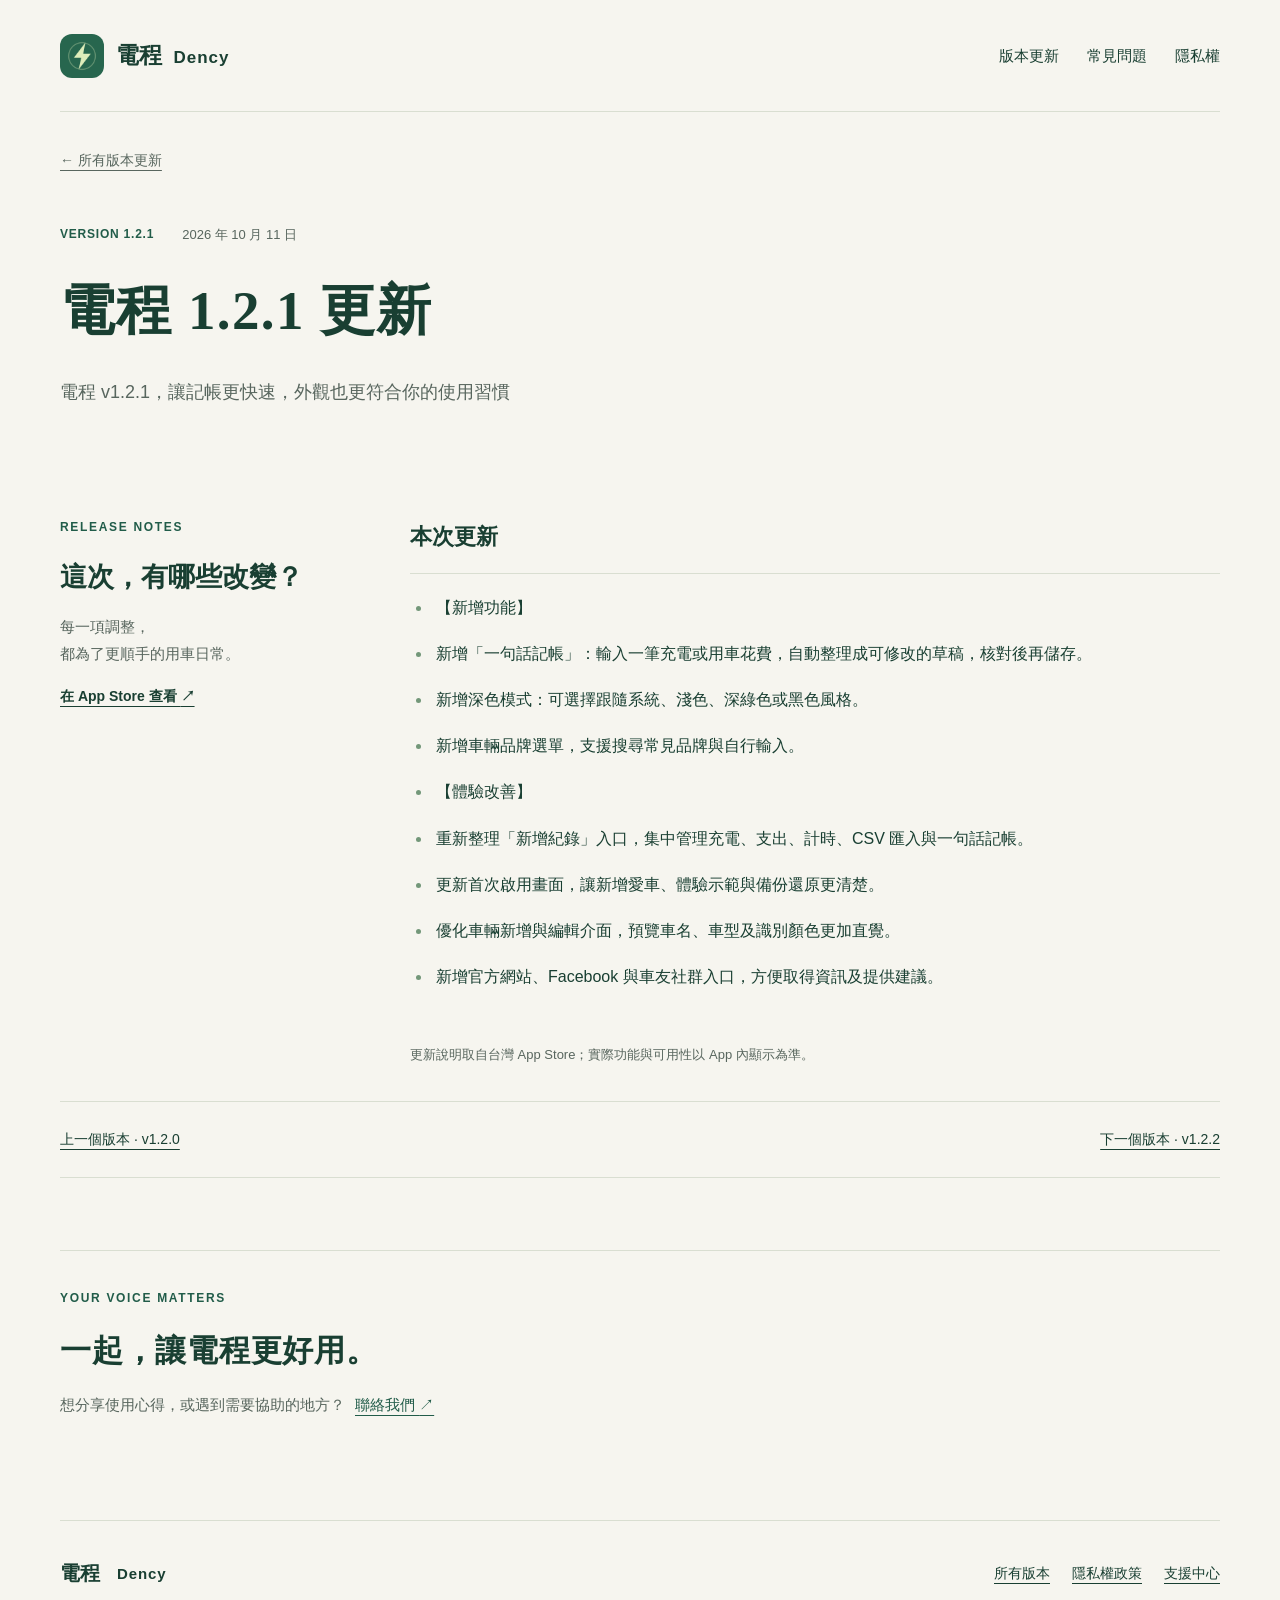
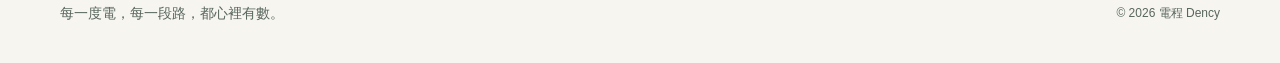
<file: updates/1.2.1/index.html>
<!-- Generated by scripts/build_updates.py; do not edit directly. -->
<!doctype html>
<html lang="zh-Hant">
<head>
  <meta charset="utf-8">
  <meta name="viewport" content="width=device-width, initial-scale=1">
  <meta name="theme-color" content="#215c49">
  <meta name="description" content="電程 v1.2.1，讓記帳更快速，外觀也更符合你的使用習慣">
  <meta property="og:type" content="article">
  <meta property="og:title" content="電程 1.2.1｜電程 1.2.1 更新">
  <meta property="og:description" content="電程 v1.2.1，讓記帳更快速，外觀也更符合你的使用習慣">
  <meta property="og:url" content="https://dency.app/updates/1.2.1/">
  <meta property="og:image" content="https://dency.app/assets/updates/1.2.1-v1.png">
  <meta property="og:image:secure_url" content="https://dency.app/assets/updates/1.2.1-v1.png">
  <meta property="og:image:type" content="image/png">
  <meta property="og:image:width" content="1200">
  <meta property="og:image:height" content="630">
  <meta property="og:image:alt" content="電程 Dency 版本更新 1.2.1">
  <meta property="og:site_name" content="電程 Dency">
  <meta property="og:locale" content="zh_TW">
  <meta name="twitter:card" content="summary_large_image">
  <meta name="twitter:image" content="https://dency.app/assets/updates/1.2.1-v1.png">
  <meta name="twitter:image:alt" content="電程 Dency 版本更新 1.2.1">
  <title>電程 1.2.1｜電程 1.2.1 更新</title>
  <link rel="canonical" href="https://dency.app/updates/1.2.1/">
  <link rel="icon" href="../../assets/app-icon.png">
  <link rel="stylesheet" href="../../styles.css">
  <link rel="stylesheet" href="../../updates.css">
  <link rel="alternate" type="application/rss+xml" title="電程版本更新" href="../feed.xml">
</head>
<body class="updates-page detail-page">
  <a class="skip" href="#main">跳至主要內容</a>
  <header class="header wrap"><a class="brand" href="../../" aria-label="電程 Dency 支援首頁"><img src="../../assets/app-icon.png" width="44" height="44" alt=""><span>電程 <span class="wordmark">Dency</span></span></a><nav aria-label="主要導覽"><a href="../">版本更新</a><a href="../../#faq">常見問題</a><a href="../../privacy.html">隱私權</a></nav></header>
  <main id="main" class="wrap">
    <a class="back-to-journal" href="../">← 所有版本更新</a>
    <article>
      <header class="detail-hero"><div class="detail-meta"><span class="version">VERSION 1.2.1</span><span>2026 年 10 月 11 日</span></div><h1>電程 1.2.1 更新</h1><p class="detail-summary">電程 v1.2.1，讓記帳更快速，外觀也更符合你的使用習慣</p></header>
      <div class="release-body"><aside class="release-aside"><p class="eyebrow">RELEASE NOTES</p><h2>這次，有哪些改變？</h2><p>每一項調整，<br>都為了更順手的用車日常。</p><a class="text-link" href="https://apps.apple.com/tw/app/%E9%9B%BB%E7%A8%8B-%E9%9B%BB%E5%8B%95%E8%BB%8A%E5%85%85%E9%9B%BB%E7%B4%80%E9%8C%84%E7%A5%9E%E5%99%A8/id6809342215">在 App Store 查看 <span aria-hidden="true">↗</span></a></aside><div class="release-content"><section class="release-section" id="section-1"><h2>本次更新</h2><ul><li>【新增功能】</li><li>新增「一句話記帳」：輸入一筆充電或用車花費，自動整理成可修改的草稿，核對後再儲存。</li><li>新增深色模式：可選擇跟隨系統、淺色、深綠色或黑色風格。</li><li>新增車輛品牌選單，支援搜尋常見品牌與自行輸入。</li><li>【體驗改善】</li><li>重新整理「新增紀錄」入口，集中管理充電、支出、計時、CSV 匯入與一句話記帳。</li><li>更新首次啟用畫面，讓新增愛車、體驗示範與備份還原更清楚。</li><li>優化車輛新增與編輯介面，預覽車名、車型及識別顏色更加直覺。</li><li>新增官方網站、Facebook 與車友社群入口，方便取得資訊及提供建議。</li></ul></section><div class="source-note"><p class="source-note">更新說明取自台灣 App Store；實際功能與可用性以 App 內顯示為準。</p></div></div></div>
    </article>
    <nav class="version-navigation" aria-label="其他版本"><a href="../1.2.0/">上一個版本 · v1.2.0</a> <a href="../1.2.2/">下一個版本 · v1.2.2</a></nav>
    <aside class="feedback-note"><p class="eyebrow">YOUR VOICE MATTERS</p><h2>一起，讓電程更好用。</h2><p>想分享使用心得，或遇到需要協助的地方？<a href="../../#contact">聯絡我們 <span aria-hidden="true">↗</span></a></p></aside>
  </main>
  <footer class="footer wrap"><a class="brand" href="../../">電程 <span class="wordmark">Dency</span></a><p>每一度電，每一段路，都心裡有數。</p><div><a href="../">所有版本</a><a href="../../privacy.html">隱私權政策</a><a href="../../">支援中心</a></div><small>© 2026 電程 Dency</small></footer>
</body>
</html>
</file>
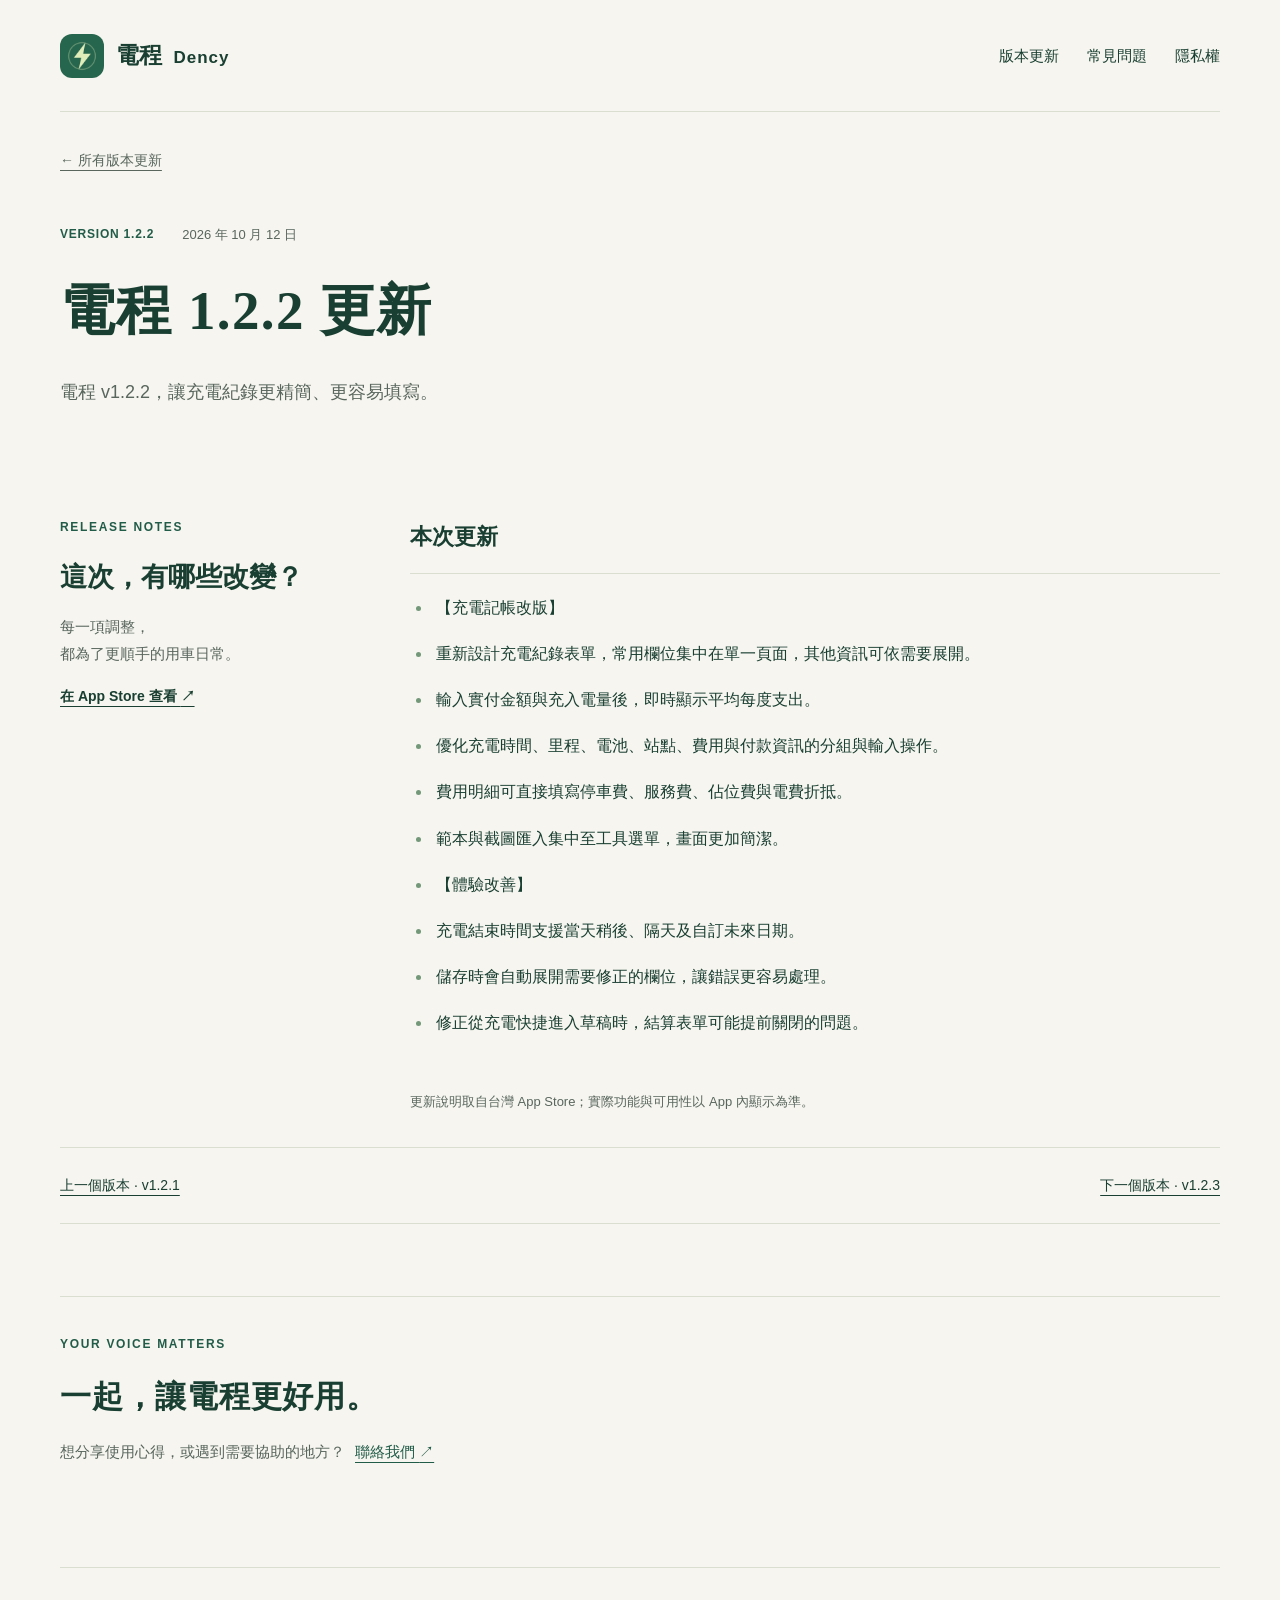
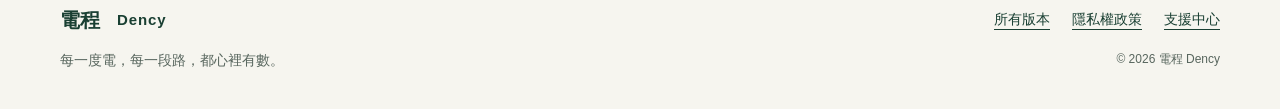
<file: updates/1.2.2/index.html>
<!-- Generated by scripts/build_updates.py; do not edit directly. -->
<!doctype html>
<html lang="zh-Hant">
<head>
  <meta charset="utf-8">
  <meta name="viewport" content="width=device-width, initial-scale=1">
  <meta name="theme-color" content="#215c49">
  <meta name="description" content="電程 v1.2.2，讓充電紀錄更精簡、更容易填寫。">
  <meta property="og:type" content="article">
  <meta property="og:title" content="電程 1.2.2｜電程 1.2.2 更新">
  <meta property="og:description" content="電程 v1.2.2，讓充電紀錄更精簡、更容易填寫。">
  <meta property="og:url" content="https://dency.app/updates/1.2.2/">
  <meta property="og:image" content="https://dency.app/assets/updates/1.2.2-v1.png">
  <meta property="og:image:secure_url" content="https://dency.app/assets/updates/1.2.2-v1.png">
  <meta property="og:image:type" content="image/png">
  <meta property="og:image:width" content="1200">
  <meta property="og:image:height" content="630">
  <meta property="og:image:alt" content="電程 Dency 版本更新 1.2.2">
  <meta property="og:site_name" content="電程 Dency">
  <meta property="og:locale" content="zh_TW">
  <meta name="twitter:card" content="summary_large_image">
  <meta name="twitter:image" content="https://dency.app/assets/updates/1.2.2-v1.png">
  <meta name="twitter:image:alt" content="電程 Dency 版本更新 1.2.2">
  <title>電程 1.2.2｜電程 1.2.2 更新</title>
  <link rel="canonical" href="https://dency.app/updates/1.2.2/">
  <link rel="icon" href="../../assets/app-icon.png">
  <link rel="stylesheet" href="../../styles.css">
  <link rel="stylesheet" href="../../updates.css">
  <link rel="alternate" type="application/rss+xml" title="電程版本更新" href="../feed.xml">
</head>
<body class="updates-page detail-page">
  <a class="skip" href="#main">跳至主要內容</a>
  <header class="header wrap"><a class="brand" href="../../" aria-label="電程 Dency 支援首頁"><img src="../../assets/app-icon.png" width="44" height="44" alt=""><span>電程 <span class="wordmark">Dency</span></span></a><nav aria-label="主要導覽"><a href="../">版本更新</a><a href="../../#faq">常見問題</a><a href="../../privacy.html">隱私權</a></nav></header>
  <main id="main" class="wrap">
    <a class="back-to-journal" href="../">← 所有版本更新</a>
    <article>
      <header class="detail-hero"><div class="detail-meta"><span class="version">VERSION 1.2.2</span><span>2026 年 10 月 12 日</span></div><h1>電程 1.2.2 更新</h1><p class="detail-summary">電程 v1.2.2，讓充電紀錄更精簡、更容易填寫。</p></header>
      <div class="release-body"><aside class="release-aside"><p class="eyebrow">RELEASE NOTES</p><h2>這次，有哪些改變？</h2><p>每一項調整，<br>都為了更順手的用車日常。</p><a class="text-link" href="https://apps.apple.com/tw/app/%E9%9B%BB%E7%A8%8B-%E9%9B%BB%E5%8B%95%E8%BB%8A%E5%85%85%E9%9B%BB%E7%B4%80%E9%8C%84%E7%A5%9E%E5%99%A8/id6809342215">在 App Store 查看 <span aria-hidden="true">↗</span></a></aside><div class="release-content"><section class="release-section" id="section-1"><h2>本次更新</h2><ul><li>【充電記帳改版】</li><li>重新設計充電紀錄表單，常用欄位集中在單一頁面，其他資訊可依需要展開。</li><li>輸入實付金額與充入電量後，即時顯示平均每度支出。</li><li>優化充電時間、里程、電池、站點、費用與付款資訊的分組與輸入操作。</li><li>費用明細可直接填寫停車費、服務費、佔位費與電費折抵。</li><li>範本與截圖匯入集中至工具選單，畫面更加簡潔。</li><li>【體驗改善】</li><li>充電結束時間支援當天稍後、隔天及自訂未來日期。</li><li>儲存時會自動展開需要修正的欄位，讓錯誤更容易處理。</li><li>修正從充電快捷進入草稿時，結算表單可能提前關閉的問題。</li></ul></section><div class="source-note"><p class="source-note">更新說明取自台灣 App Store；實際功能與可用性以 App 內顯示為準。</p></div></div></div>
    </article>
    <nav class="version-navigation" aria-label="其他版本"><a href="../1.2.1/">上一個版本 · v1.2.1</a> <a href="../1.2.3/">下一個版本 · v1.2.3</a></nav>
    <aside class="feedback-note"><p class="eyebrow">YOUR VOICE MATTERS</p><h2>一起，讓電程更好用。</h2><p>想分享使用心得，或遇到需要協助的地方？<a href="../../#contact">聯絡我們 <span aria-hidden="true">↗</span></a></p></aside>
  </main>
  <footer class="footer wrap"><a class="brand" href="../../">電程 <span class="wordmark">Dency</span></a><p>每一度電，每一段路，都心裡有數。</p><div><a href="../">所有版本</a><a href="../../privacy.html">隱私權政策</a><a href="../../">支援中心</a></div><small>© 2026 電程 Dency</small></footer>
</body>
</html>
</file>
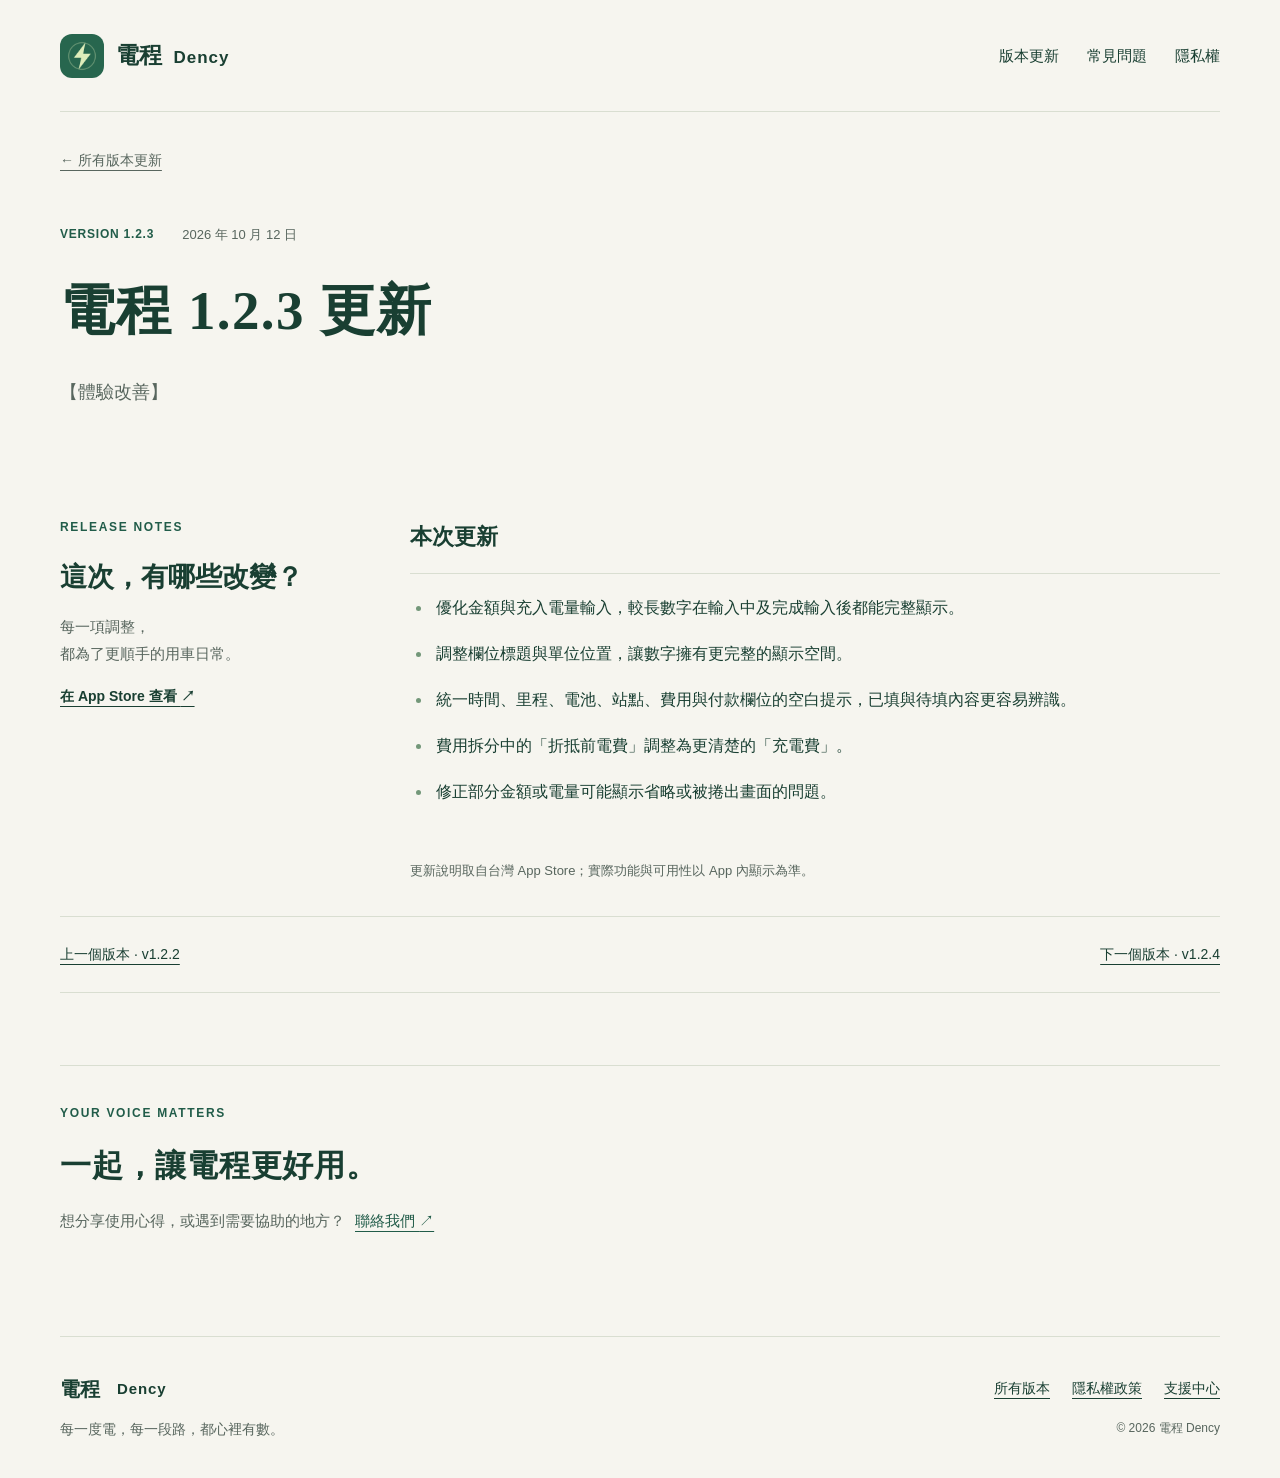
<file: updates/1.2.3/index.html>
<!-- Generated by scripts/build_updates.py; do not edit directly. -->
<!doctype html>
<html lang="zh-Hant">
<head>
  <meta charset="utf-8">
  <meta name="viewport" content="width=device-width, initial-scale=1">
  <meta name="theme-color" content="#215c49">
  <meta name="description" content="【體驗改善】">
  <meta property="og:type" content="article">
  <meta property="og:title" content="電程 1.2.3｜電程 1.2.3 更新">
  <meta property="og:description" content="【體驗改善】">
  <meta property="og:url" content="https://dency.app/updates/1.2.3/">
  <meta property="og:image" content="https://dency.app/assets/updates/1.2.3-v1.png">
  <meta property="og:image:secure_url" content="https://dency.app/assets/updates/1.2.3-v1.png">
  <meta property="og:image:type" content="image/png">
  <meta property="og:image:width" content="1200">
  <meta property="og:image:height" content="630">
  <meta property="og:image:alt" content="電程 Dency 版本更新 1.2.3">
  <meta property="og:site_name" content="電程 Dency">
  <meta property="og:locale" content="zh_TW">
  <meta name="twitter:card" content="summary_large_image">
  <meta name="twitter:image" content="https://dency.app/assets/updates/1.2.3-v1.png">
  <meta name="twitter:image:alt" content="電程 Dency 版本更新 1.2.3">
  <title>電程 1.2.3｜電程 1.2.3 更新</title>
  <link rel="canonical" href="https://dency.app/updates/1.2.3/">
  <link rel="icon" href="../../assets/app-icon.png">
  <link rel="stylesheet" href="../../styles.css">
  <link rel="stylesheet" href="../../updates.css">
  <link rel="alternate" type="application/rss+xml" title="電程版本更新" href="../feed.xml">
</head>
<body class="updates-page detail-page">
  <a class="skip" href="#main">跳至主要內容</a>
  <header class="header wrap"><a class="brand" href="../../" aria-label="電程 Dency 支援首頁"><img src="../../assets/app-icon.png" width="44" height="44" alt=""><span>電程 <span class="wordmark">Dency</span></span></a><nav aria-label="主要導覽"><a href="../">版本更新</a><a href="../../#faq">常見問題</a><a href="../../privacy.html">隱私權</a></nav></header>
  <main id="main" class="wrap">
    <a class="back-to-journal" href="../">← 所有版本更新</a>
    <article>
      <header class="detail-hero"><div class="detail-meta"><span class="version">VERSION 1.2.3</span><span>2026 年 10 月 12 日</span></div><h1>電程 1.2.3 更新</h1><p class="detail-summary">【體驗改善】</p></header>
      <div class="release-body"><aside class="release-aside"><p class="eyebrow">RELEASE NOTES</p><h2>這次，有哪些改變？</h2><p>每一項調整，<br>都為了更順手的用車日常。</p><a class="text-link" href="https://apps.apple.com/tw/app/%E9%9B%BB%E7%A8%8B-%E9%9B%BB%E5%8B%95%E8%BB%8A%E5%85%85%E9%9B%BB%E7%B4%80%E9%8C%84%E7%A5%9E%E5%99%A8/id6809342215">在 App Store 查看 <span aria-hidden="true">↗</span></a></aside><div class="release-content"><section class="release-section" id="section-1"><h2>本次更新</h2><ul><li>優化金額與充入電量輸入，較長數字在輸入中及完成輸入後都能完整顯示。</li><li>調整欄位標題與單位位置，讓數字擁有更完整的顯示空間。</li><li>統一時間、里程、電池、站點、費用與付款欄位的空白提示，已填與待填內容更容易辨識。</li><li>費用拆分中的「折抵前電費」調整為更清楚的「充電費」。</li><li>修正部分金額或電量可能顯示省略或被捲出畫面的問題。</li></ul></section><div class="source-note"><p class="source-note">更新說明取自台灣 App Store；實際功能與可用性以 App 內顯示為準。</p></div></div></div>
    </article>
    <nav class="version-navigation" aria-label="其他版本"><a href="../1.2.2/">上一個版本 · v1.2.2</a> <a href="../1.2.4/">下一個版本 · v1.2.4</a></nav>
    <aside class="feedback-note"><p class="eyebrow">YOUR VOICE MATTERS</p><h2>一起，讓電程更好用。</h2><p>想分享使用心得，或遇到需要協助的地方？<a href="../../#contact">聯絡我們 <span aria-hidden="true">↗</span></a></p></aside>
  </main>
  <footer class="footer wrap"><a class="brand" href="../../">電程 <span class="wordmark">Dency</span></a><p>每一度電，每一段路，都心裡有數。</p><div><a href="../">所有版本</a><a href="../../privacy.html">隱私權政策</a><a href="../../">支援中心</a></div><small>© 2026 電程 Dency</small></footer>
</body>
</html>
</file>
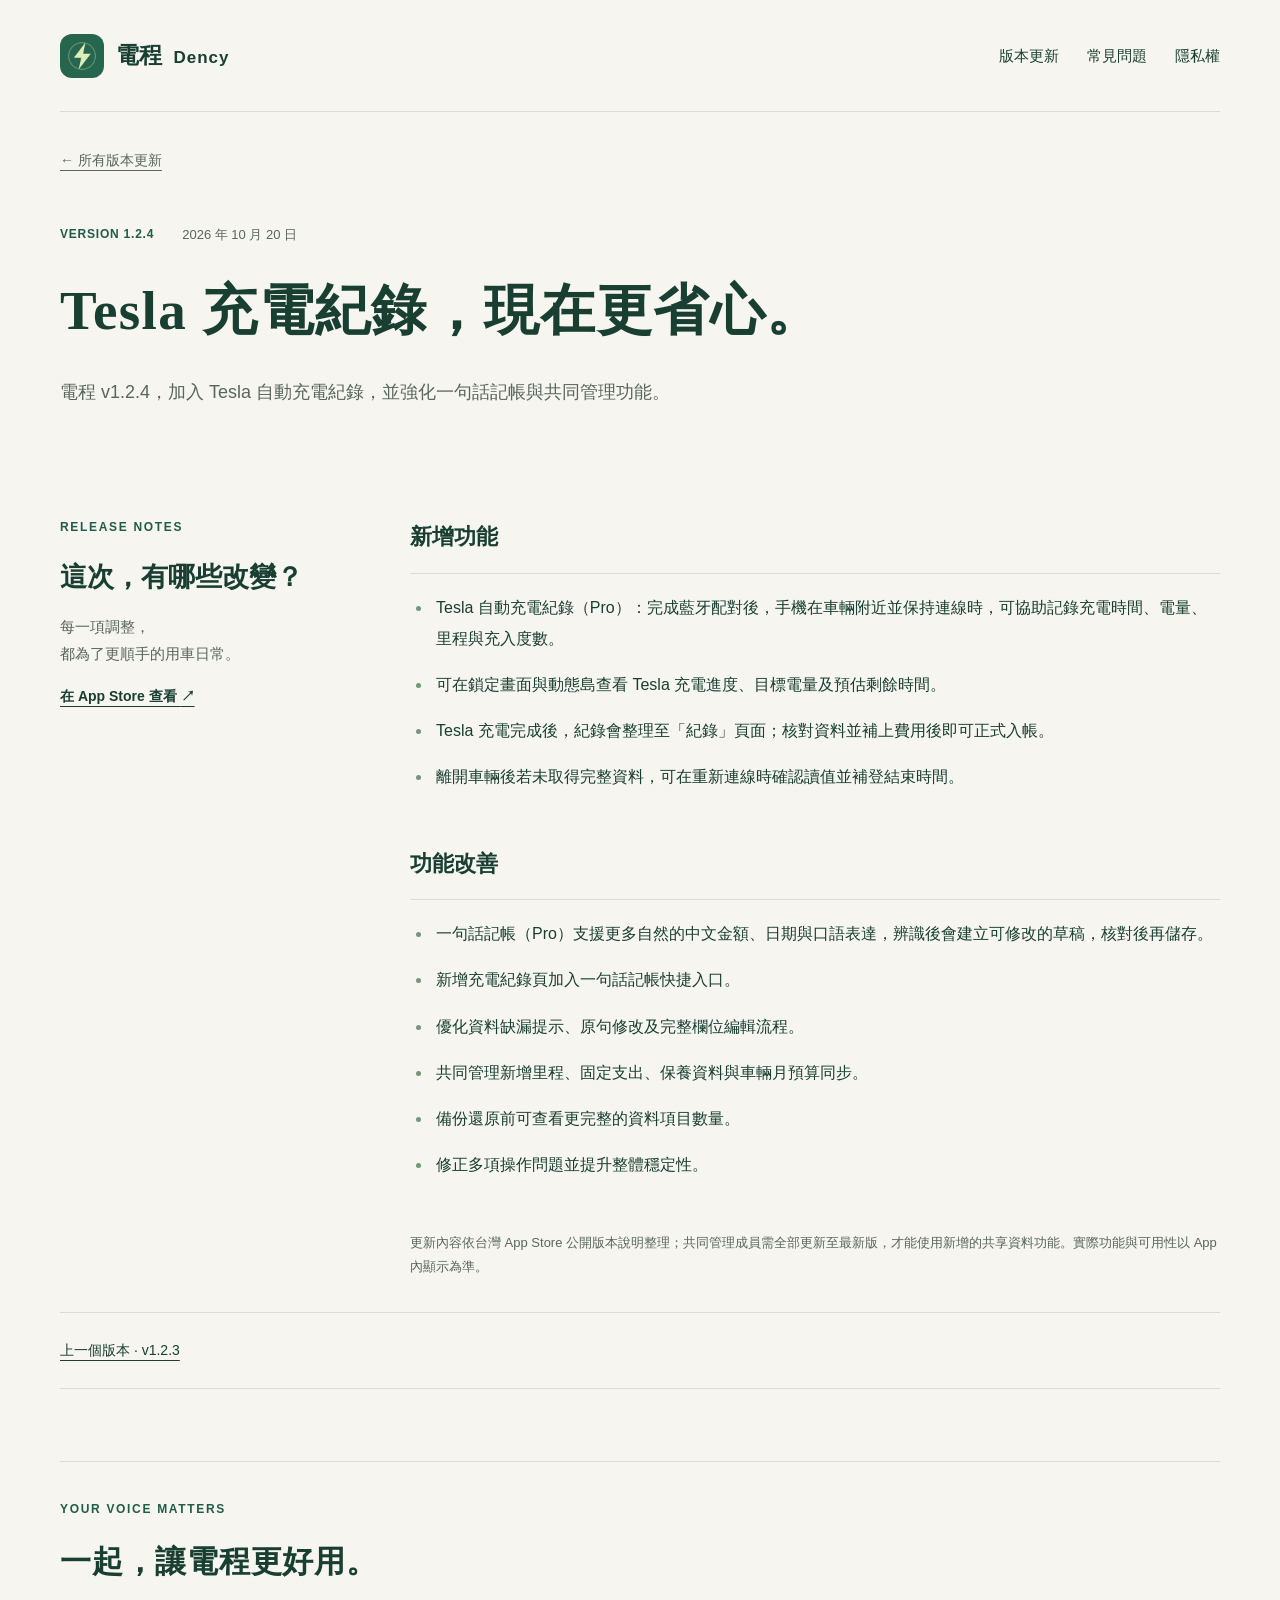
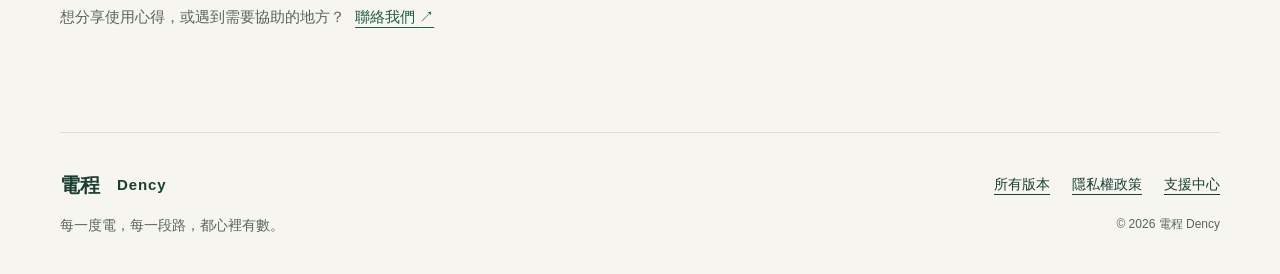
<file: updates/1.2.4/index.html>
<!-- Generated by scripts/build_updates.py; do not edit directly. -->
<!doctype html>
<html lang="zh-Hant">
<head>
  <meta charset="utf-8">
  <meta name="viewport" content="width=device-width, initial-scale=1">
  <meta name="theme-color" content="#215c49">
  <meta name="description" content="電程 v1.2.4，加入 Tesla 自動充電紀錄，並強化一句話記帳與共同管理功能。">
  <meta property="og:type" content="article">
  <meta property="og:title" content="電程 1.2.4｜Tesla 充電紀錄，現在更省心。">
  <meta property="og:description" content="電程 v1.2.4，加入 Tesla 自動充電紀錄，並強化一句話記帳與共同管理功能。">
  <meta property="og:url" content="https://dency.app/updates/1.2.4/">
  <meta property="og:image" content="https://dency.app/assets/updates/1.2.4-v1.png">
  <meta property="og:image:secure_url" content="https://dency.app/assets/updates/1.2.4-v1.png">
  <meta property="og:image:type" content="image/png">
  <meta property="og:image:width" content="1200">
  <meta property="og:image:height" content="630">
  <meta property="og:image:alt" content="電程 Dency 版本更新 1.2.4">
  <meta property="og:site_name" content="電程 Dency">
  <meta property="og:locale" content="zh_TW">
  <meta name="twitter:card" content="summary_large_image">
  <meta name="twitter:image" content="https://dency.app/assets/updates/1.2.4-v1.png">
  <meta name="twitter:image:alt" content="電程 Dency 版本更新 1.2.4">
  <title>電程 1.2.4｜Tesla 充電紀錄，現在更省心。</title>
  <link rel="canonical" href="https://dency.app/updates/1.2.4/">
  <link rel="icon" href="../../assets/app-icon.png">
  <link rel="stylesheet" href="../../styles.css">
  <link rel="stylesheet" href="../../updates.css">
  <link rel="alternate" type="application/rss+xml" title="電程版本更新" href="../feed.xml">
</head>
<body class="updates-page detail-page">
  <a class="skip" href="#main">跳至主要內容</a>
  <header class="header wrap"><a class="brand" href="../../" aria-label="電程 Dency 支援首頁"><img src="../../assets/app-icon.png" width="44" height="44" alt=""><span>電程 <span class="wordmark">Dency</span></span></a><nav aria-label="主要導覽"><a href="../">版本更新</a><a href="../../#faq">常見問題</a><a href="../../privacy.html">隱私權</a></nav></header>
  <main id="main" class="wrap">
    <a class="back-to-journal" href="../">← 所有版本更新</a>
    <article>
      <header class="detail-hero"><div class="detail-meta"><span class="version">VERSION 1.2.4</span><span>2026 年 10 月 20 日</span></div><h1>Tesla 充電紀錄，現在更省心。</h1><p class="detail-summary">電程 v1.2.4，加入 Tesla 自動充電紀錄，並強化一句話記帳與共同管理功能。</p></header>
      <div class="release-body"><aside class="release-aside"><p class="eyebrow">RELEASE NOTES</p><h2>這次，有哪些改變？</h2><p>每一項調整，<br>都為了更順手的用車日常。</p><a class="text-link" href="https://apps.apple.com/tw/app/%E9%9B%BB%E7%A8%8B-%E9%9B%BB%E5%8B%95%E8%BB%8A%E5%85%85%E9%9B%BB%E7%B4%80%E9%8C%84%E7%A5%9E%E5%99%A8/id6809342215">在 App Store 查看 <span aria-hidden="true">↗</span></a></aside><div class="release-content"><section class="release-section" id="section-1"><h2>新增功能</h2><ul><li>Tesla 自動充電紀錄（Pro）：完成藍牙配對後，手機在車輛附近並保持連線時，可協助記錄充電時間、電量、里程與充入度數。</li><li>可在鎖定畫面與動態島查看 Tesla 充電進度、目標電量及預估剩餘時間。</li><li>Tesla 充電完成後，紀錄會整理至「紀錄」頁面；核對資料並補上費用後即可正式入帳。</li><li>離開車輛後若未取得完整資料，可在重新連線時確認讀值並補登結束時間。</li></ul></section>
<section class="release-section" id="section-2"><h2>功能改善</h2><ul><li>一句話記帳（Pro）支援更多自然的中文金額、日期與口語表達，辨識後會建立可修改的草稿，核對後再儲存。</li><li>新增充電紀錄頁加入一句話記帳快捷入口。</li><li>優化資料缺漏提示、原句修改及完整欄位編輯流程。</li><li>共同管理新增里程、固定支出、保養資料與車輛月預算同步。</li><li>備份還原前可查看更完整的資料項目數量。</li><li>修正多項操作問題並提升整體穩定性。</li></ul></section><div class="source-note"><p class="source-note">更新內容依台灣 App Store 公開版本說明整理；共同管理成員需全部更新至最新版，才能使用新增的共享資料功能。實際功能與可用性以 App 內顯示為準。</p></div></div></div>
    </article>
    <nav class="version-navigation" aria-label="其他版本"><a href="../1.2.3/">上一個版本 · v1.2.3</a> </nav>
    <aside class="feedback-note"><p class="eyebrow">YOUR VOICE MATTERS</p><h2>一起，讓電程更好用。</h2><p>想分享使用心得，或遇到需要協助的地方？<a href="../../#contact">聯絡我們 <span aria-hidden="true">↗</span></a></p></aside>
  </main>
  <footer class="footer wrap"><a class="brand" href="../../">電程 <span class="wordmark">Dency</span></a><p>每一度電，每一段路，都心裡有數。</p><div><a href="../">所有版本</a><a href="../../privacy.html">隱私權政策</a><a href="../../">支援中心</a></div><small>© 2026 電程 Dency</small></footer>
</body>
</html>
</file>
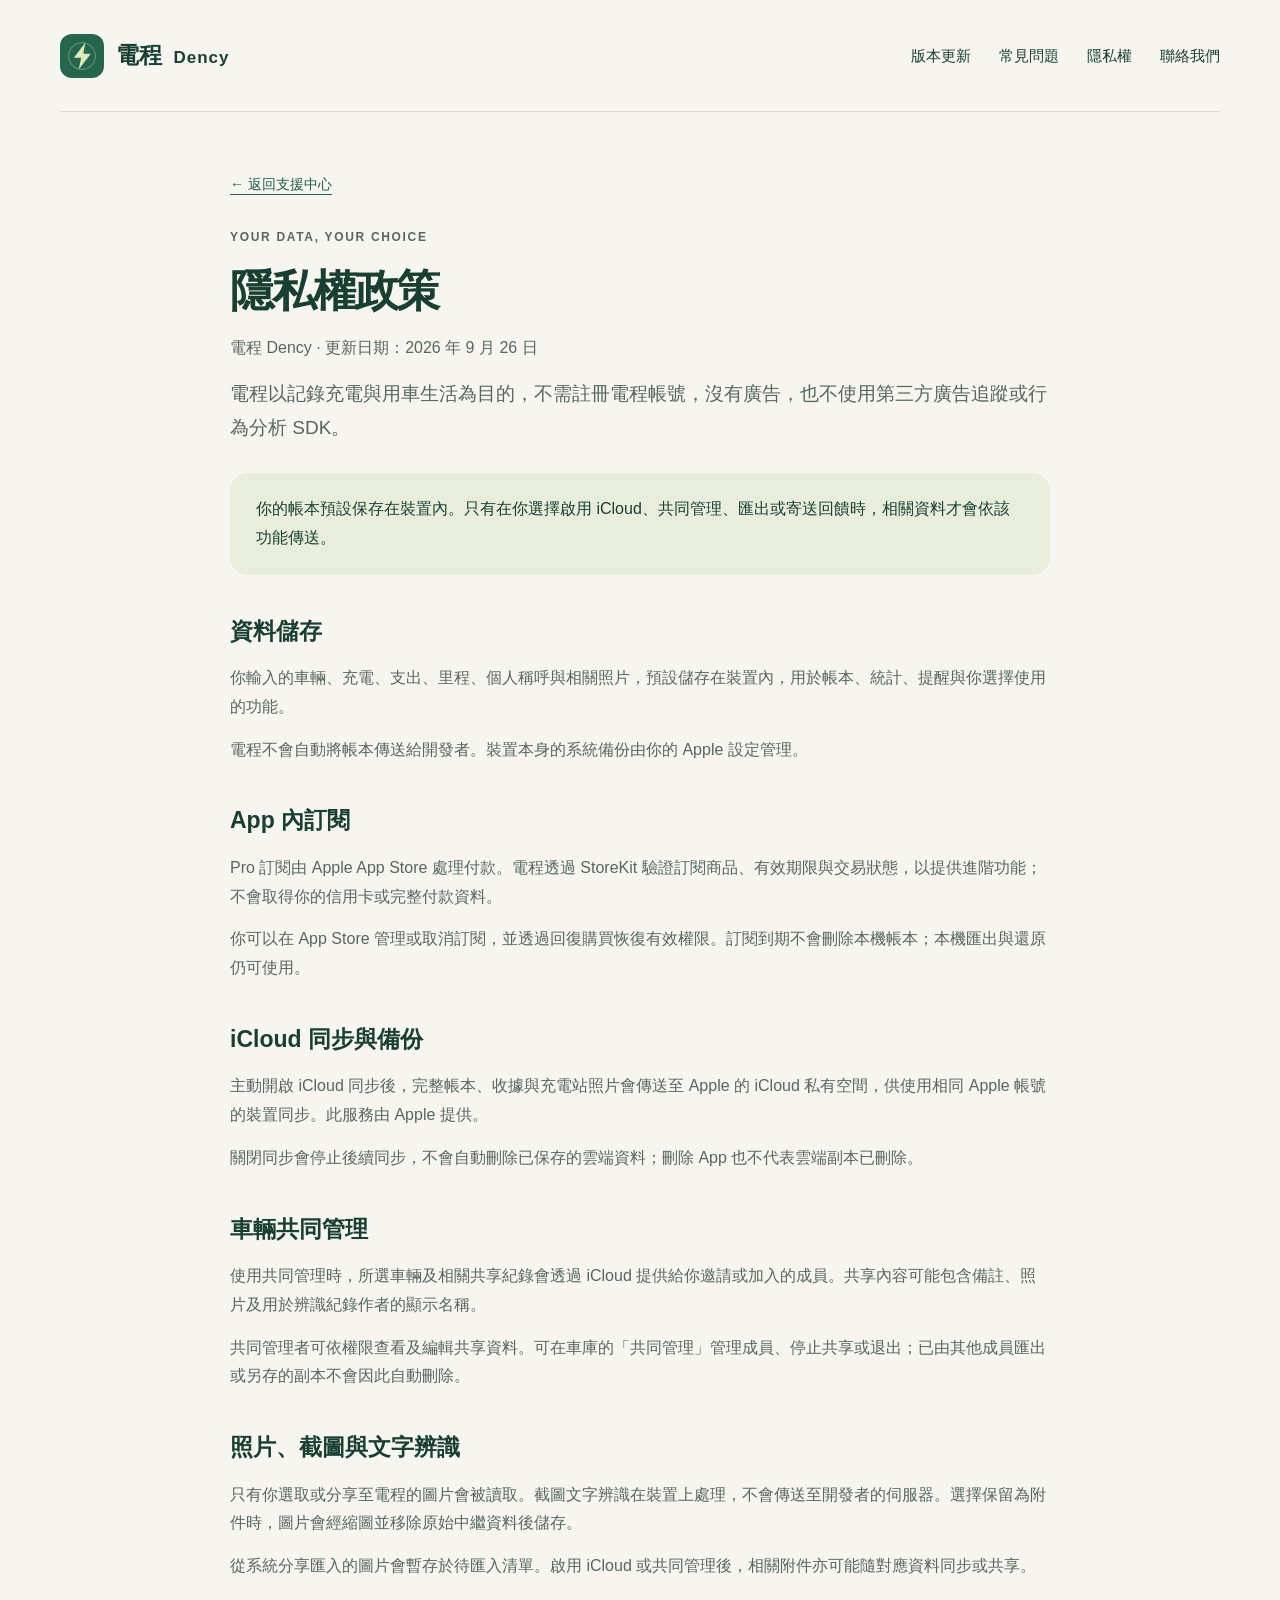
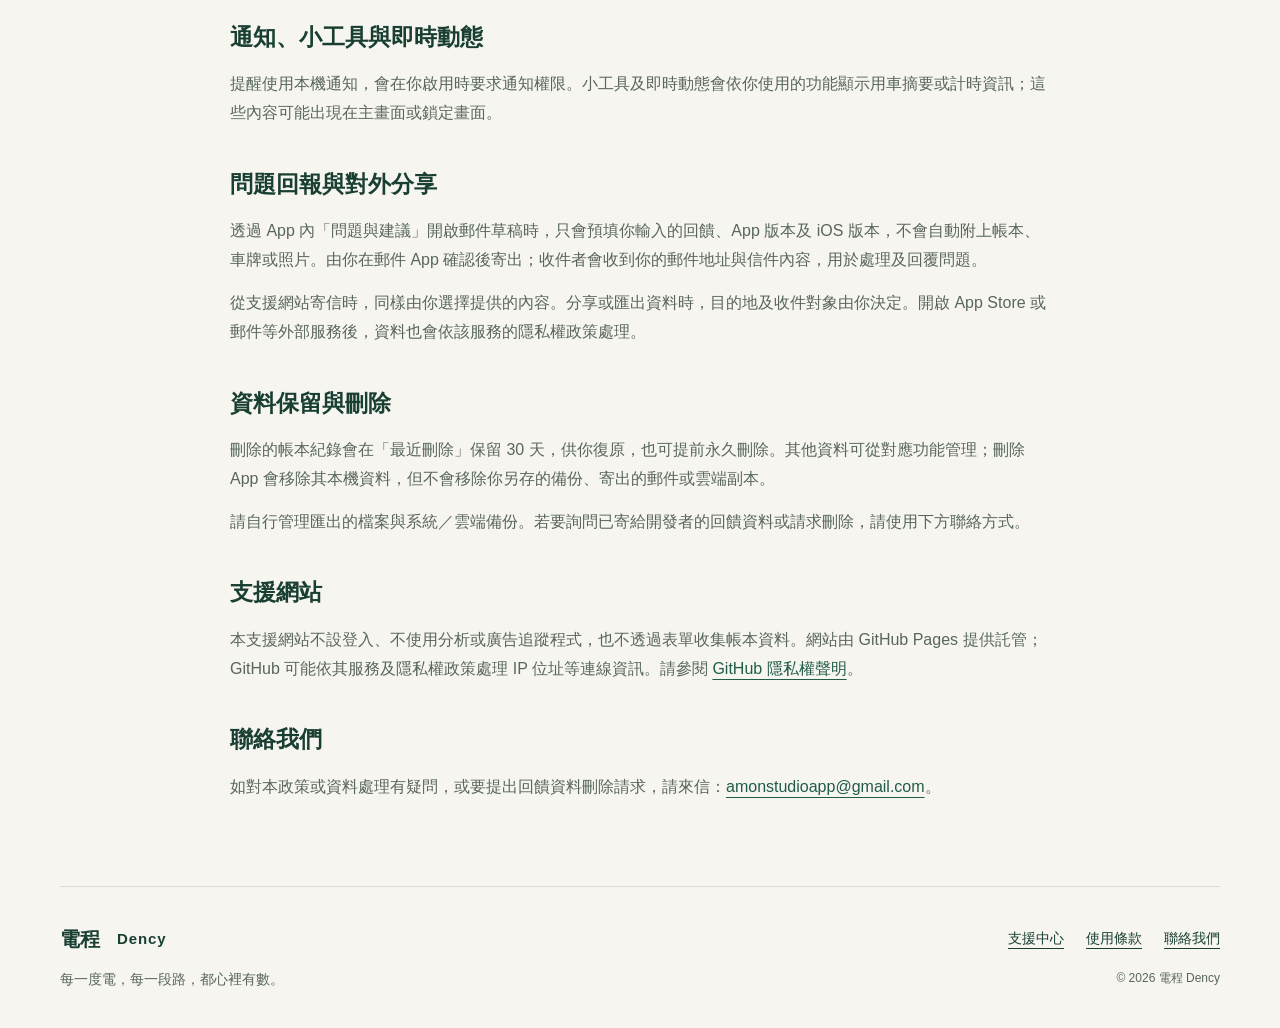
<file: privacy.html>
<!doctype html>
<html lang="zh-Hant">
<head>
  <meta charset="utf-8">
  <meta name="viewport" content="width=device-width, initial-scale=1">
  <meta name="theme-color" content="#215c49">
  <meta name="description" content="電程 Dency 隱私權政策：本機帳本、iCloud、共同管理、截圖辨識、訂閱與問題回報的資料處理說明。">
  <title>隱私權政策｜電程 Dency</title>
  <link rel="icon" href="assets/app-icon.png">
  <link rel="stylesheet" href="styles.css">
  <link rel="stylesheet" href="updates.css">
</head>
<body>
  <a class="skip" href="#main">跳至主要內容</a>
  <header class="header wrap"><a class="brand" href="./" aria-label="電程 Dency 支援首頁"><img src="assets/app-icon.png" width="44" height="44" alt=""><span>電程 <span class="wordmark">Dency</span></span></a><nav aria-label="主要導覽"><a href="updates/">版本更新</a><a href="./#faq">常見問題</a><a href="privacy.html" aria-current="page">隱私權</a><a href="./#contact">聯絡我們</a></nav></header>
  <main id="main" class="policy wrap">
    <a class="back" href="./">← 返回支援中心</a>
    <p class="eyebrow">YOUR DATA, YOUR CHOICE</p>
    <h1>隱私權政策</h1>
    <p>電程 Dency · 更新日期：2026 年 9 月 26 日</p>
    <p class="lead">電程以記錄充電與用車生活為目的，不需註冊電程帳號，沒有廣告，也不使用第三方廣告追蹤或行為分析 SDK。</p>
    <div class="policy-note">你的帳本預設保存在裝置內。只有在你選擇啟用 iCloud、共同管理、匯出或寄送回饋時，相關資料才會依該功能傳送。</div>
    <section><h2>資料儲存</h2><p>你輸入的車輛、充電、支出、里程、個人稱呼與相關照片，預設儲存在裝置內，用於帳本、統計、提醒與你選擇使用的功能。</p><p>電程不會自動將帳本傳送給開發者。裝置本身的系統備份由你的 Apple 設定管理。</p></section>
    <section><h2>App 內訂閱</h2><p>Pro 訂閱由 Apple App Store 處理付款。電程透過 StoreKit 驗證訂閱商品、有效期限與交易狀態，以提供進階功能；不會取得你的信用卡或完整付款資料。</p><p>你可以在 App Store 管理或取消訂閱，並透過回復購買恢復有效權限。訂閱到期不會刪除本機帳本；本機匯出與還原仍可使用。</p></section>
    <section><h2>iCloud 同步與備份</h2><p>主動開啟 iCloud 同步後，完整帳本、收據與充電站照片會傳送至 Apple 的 iCloud 私有空間，供使用相同 Apple 帳號的裝置同步。此服務由 Apple 提供。</p><p>關閉同步會停止後續同步，不會自動刪除已保存的雲端資料；刪除 App 也不代表雲端副本已刪除。</p></section>
    <section><h2>車輛共同管理</h2><p>使用共同管理時，所選車輛及相關共享紀錄會透過 iCloud 提供給你邀請或加入的成員。共享內容可能包含備註、照片及用於辨識紀錄作者的顯示名稱。</p><p>共同管理者可依權限查看及編輯共享資料。可在車庫的「共同管理」管理成員、停止共享或退出；已由其他成員匯出或另存的副本不會因此自動刪除。</p></section>
    <section><h2>照片、截圖與文字辨識</h2><p>只有你選取或分享至電程的圖片會被讀取。截圖文字辨識在裝置上處理，不會傳送至開發者的伺服器。選擇保留為附件時，圖片會經縮圖並移除原始中繼資料後儲存。</p><p>從系統分享匯入的圖片會暫存於待匯入清單。啟用 iCloud 或共同管理後，相關附件亦可能隨對應資料同步或共享。</p></section>
    <section><h2>通知、小工具與即時動態</h2><p>提醒使用本機通知，會在你啟用時要求通知權限。小工具及即時動態會依你使用的功能顯示用車摘要或計時資訊；這些內容可能出現在主畫面或鎖定畫面。</p></section>
    <section><h2>問題回報與對外分享</h2><p>透過 App 內「問題與建議」開啟郵件草稿時，只會預填你輸入的回饋、App 版本及 iOS 版本，不會自動附上帳本、車牌或照片。由你在郵件 App 確認後寄出；收件者會收到你的郵件地址與信件內容，用於處理及回覆問題。</p><p>從支援網站寄信時，同樣由你選擇提供的內容。分享或匯出資料時，目的地及收件對象由你決定。開啟 App Store 或郵件等外部服務後，資料也會依該服務的隱私權政策處理。</p></section>
    <section><h2>資料保留與刪除</h2><p>刪除的帳本紀錄會在「最近刪除」保留 30 天，供你復原，也可提前永久刪除。其他資料可從對應功能管理；刪除 App 會移除其本機資料，但不會移除你另存的備份、寄出的郵件或雲端副本。</p><p>請自行管理匯出的檔案與系統／雲端備份。若要詢問已寄給開發者的回饋資料或請求刪除，請使用下方聯絡方式。</p></section>
    <section><h2>支援網站</h2><p>本支援網站不設登入、不使用分析或廣告追蹤程式，也不透過表單收集帳本資料。網站由 GitHub Pages 提供託管；GitHub 可能依其服務及隱私權政策處理 IP 位址等連線資訊。請參閱 <a href="https://docs.github.com/en/site-policy/privacy-policies/github-general-privacy-statement">GitHub 隱私權聲明</a>。</p></section>
    <section><h2>聯絡我們</h2><p>如對本政策或資料處理有疑問，或要提出回饋資料刪除請求，請來信：<a href="mailto:amonstudioapp@gmail.com">amonstudioapp@gmail.com</a>。</p></section>
  </main>
  <footer class="footer wrap"><a class="brand" href="./">電程 <span class="wordmark">Dency</span></a><p>每一度電，每一段路，都心裡有數。</p><div><a href="./">支援中心</a><a href="https://www.apple.com/legal/internet-services/itunes/dev/stdeula/">使用條款</a><a href="mailto:amonstudioapp@gmail.com">聯絡我們</a></div><small>© 2026 電程 Dency</small></footer>
</body>
</html>
</file>
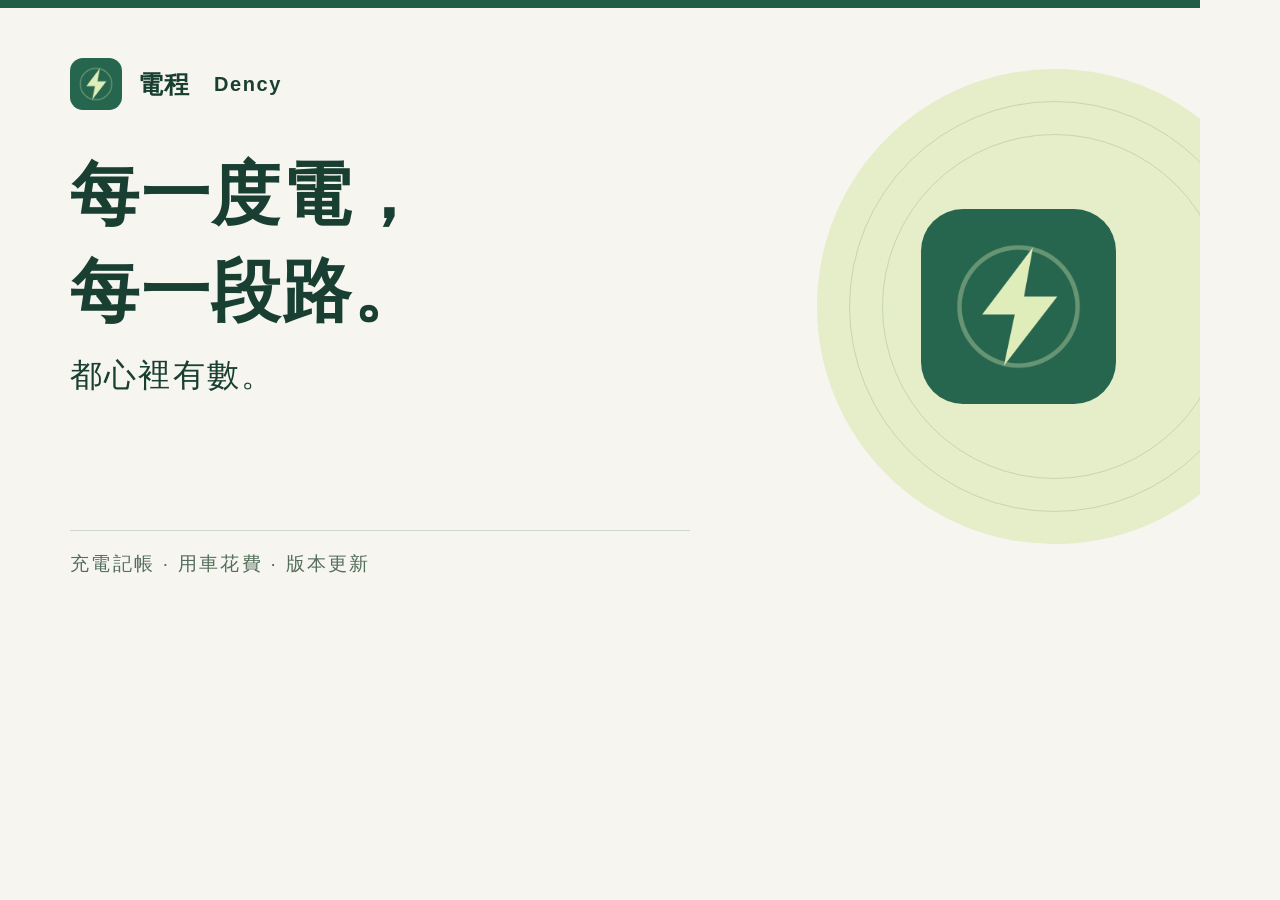
<file: templates/share-card.html>
<!doctype html>
<html lang="zh-Hant">
<head>
<meta charset="utf-8">
<meta name="viewport" content="width=device-width, initial-scale=1">
<title>電程 Dency 分享圖片</title>
<link rel="icon" href="../assets/app-icon.png">
<style>
*{box-sizing:border-box}html,body{margin:0;width:1200px;height:630px;overflow:hidden}body{background:#f6f5ef;color:#193f32;font-family:-apple-system,BlinkMacSystemFont,"PingFang TC",sans-serif;position:relative;padding:58px 70px}.brand{display:flex;align-items:center;gap:16px;font-size:25px;font-weight:600;letter-spacing:.04em}.brand img{width:52px;height:52px;border-radius:13px}.brand span{font-size:20px;letter-spacing:.08em;margin-left:8px}h1{font-family:"Songti TC","Noto Serif TC",serif;font-size:69px;line-height:1.4;font-weight:600;letter-spacing:.025em;margin:37px 0 14px}p{font-family:"Songti TC","Noto Serif TC",serif;font-size:32px;margin:0;letter-spacing:.07em}.meta{position:absolute;bottom:53px;left:70px;font-size:19px;letter-spacing:.12em;color:#536e59;border-top:1px solid #ced8c8;padding-top:20px;width:620px}.art{position:absolute;right:-92px;top:69px;width:475px;height:475px;border-radius:50%;background:#e5edc9;display:grid;place-items:center}.art::before,.art::after{content:"";position:absolute;inset:32px;border:1px solid #93ad8760;border-radius:50%}.art::after{inset:65px}.art img{width:195px;height:195px;border-radius:42px;margin-right:72px;position:relative;z-index:1}.line{position:absolute;left:0;top:0;width:100%;height:8px;background:#215c49}
</style>
</head>
<body><div class="line"></div><div class="brand"><img src="../assets/app-icon.png" alt="">電程 <span>Dency</span></div><h1>每一度電，<br>每一段路。</h1><p>都心裡有數。</p><div class="meta">充電記帳 · 用車花費 · 版本更新</div><div class="art"><img src="../assets/app-icon.png" alt=""></div></body>
</html>
</file>
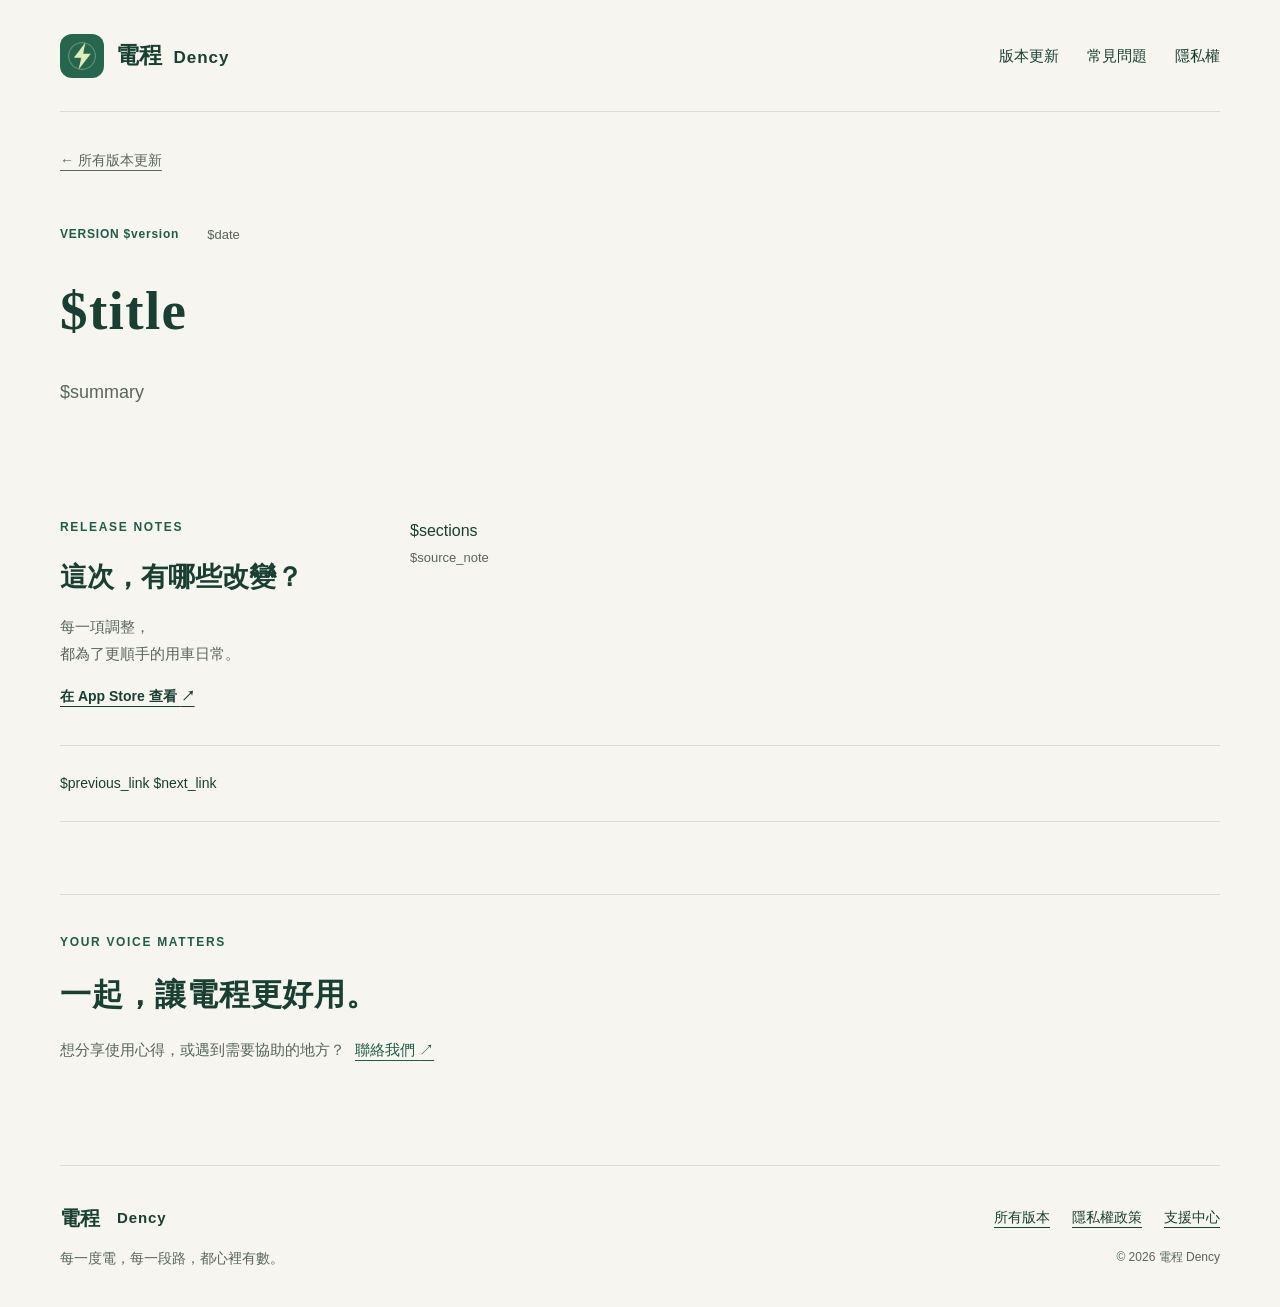
<file: templates/update-detail.html>
<!doctype html>
<html lang="zh-Hant">
<head>
  <meta charset="utf-8">
  <meta name="viewport" content="width=device-width, initial-scale=1">
  <meta name="theme-color" content="#215c49">
  <meta name="description" content="$summary">
  <meta property="og:type" content="article">
  <meta property="og:title" content="電程 $version｜$title">
  <meta property="og:description" content="$summary">
  <meta property="og:url" content="$canonical">
  <meta property="og:image" content="https://dency.app/assets/updates/$version-v1.png">
  <meta property="og:image:secure_url" content="https://dency.app/assets/updates/$version-v1.png">
  <meta property="og:image:type" content="image/png">
  <meta property="og:image:width" content="1200">
  <meta property="og:image:height" content="630">
  <meta property="og:image:alt" content="電程 Dency 版本更新 $version">
  <meta property="og:site_name" content="電程 Dency">
  <meta property="og:locale" content="zh_TW">
  <meta name="twitter:card" content="summary_large_image">
  <meta name="twitter:image" content="https://dency.app/assets/updates/$version-v1.png">
  <meta name="twitter:image:alt" content="電程 Dency 版本更新 $version">
  <title>電程 $version｜$title</title>
  <link rel="canonical" href="$canonical">
  <link rel="icon" href="../../assets/app-icon.png">
  <link rel="stylesheet" href="../../styles.css">
  <link rel="stylesheet" href="../../updates.css">
  <link rel="alternate" type="application/rss+xml" title="電程版本更新" href="../feed.xml">
</head>
<body class="updates-page detail-page">
  <a class="skip" href="#main">跳至主要內容</a>
  <header class="header wrap"><a class="brand" href="../../" aria-label="電程 Dency 支援首頁"><img src="../../assets/app-icon.png" width="44" height="44" alt=""><span>電程 <span class="wordmark">Dency</span></span></a><nav aria-label="主要導覽"><a href="../">版本更新</a><a href="../../#faq">常見問題</a><a href="../../privacy.html">隱私權</a></nav></header>
  <main id="main" class="wrap">
    <a class="back-to-journal" href="../">← 所有版本更新</a>
    <article>
      <header class="detail-hero"><div class="detail-meta"><span class="version">VERSION $version</span><span>$date</span></div><h1>$title</h1><p class="detail-summary">$summary</p></header>
      <div class="release-body"><aside class="release-aside"><p class="eyebrow">RELEASE NOTES</p><h2>這次，有哪些改變？</h2><p>每一項調整，<br>都為了更順手的用車日常。</p><a class="text-link" href="https://apps.apple.com/tw/app/%E9%9B%BB%E7%A8%8B-%E9%9B%BB%E5%8B%95%E8%BB%8A%E5%85%85%E9%9B%BB%E7%B4%80%E9%8C%84%E7%A5%9E%E5%99%A8/id6809342215">在 App Store 查看 <span aria-hidden="true">↗</span></a></aside><div class="release-content">$sections<div class="source-note">$source_note</div></div></div>
    </article>
    <nav class="version-navigation" aria-label="其他版本">$previous_link $next_link</nav>
    <aside class="feedback-note"><p class="eyebrow">YOUR VOICE MATTERS</p><h2>一起，讓電程更好用。</h2><p>想分享使用心得，或遇到需要協助的地方？<a href="../../#contact">聯絡我們 <span aria-hidden="true">↗</span></a></p></aside>
  </main>
  <footer class="footer wrap"><a class="brand" href="../../">電程 <span class="wordmark">Dency</span></a><p>每一度電，每一段路，都心裡有數。</p><div><a href="../">所有版本</a><a href="../../privacy.html">隱私權政策</a><a href="../../">支援中心</a></div><small>© 2026 電程 Dency</small></footer>
</body>
</html>
</file>
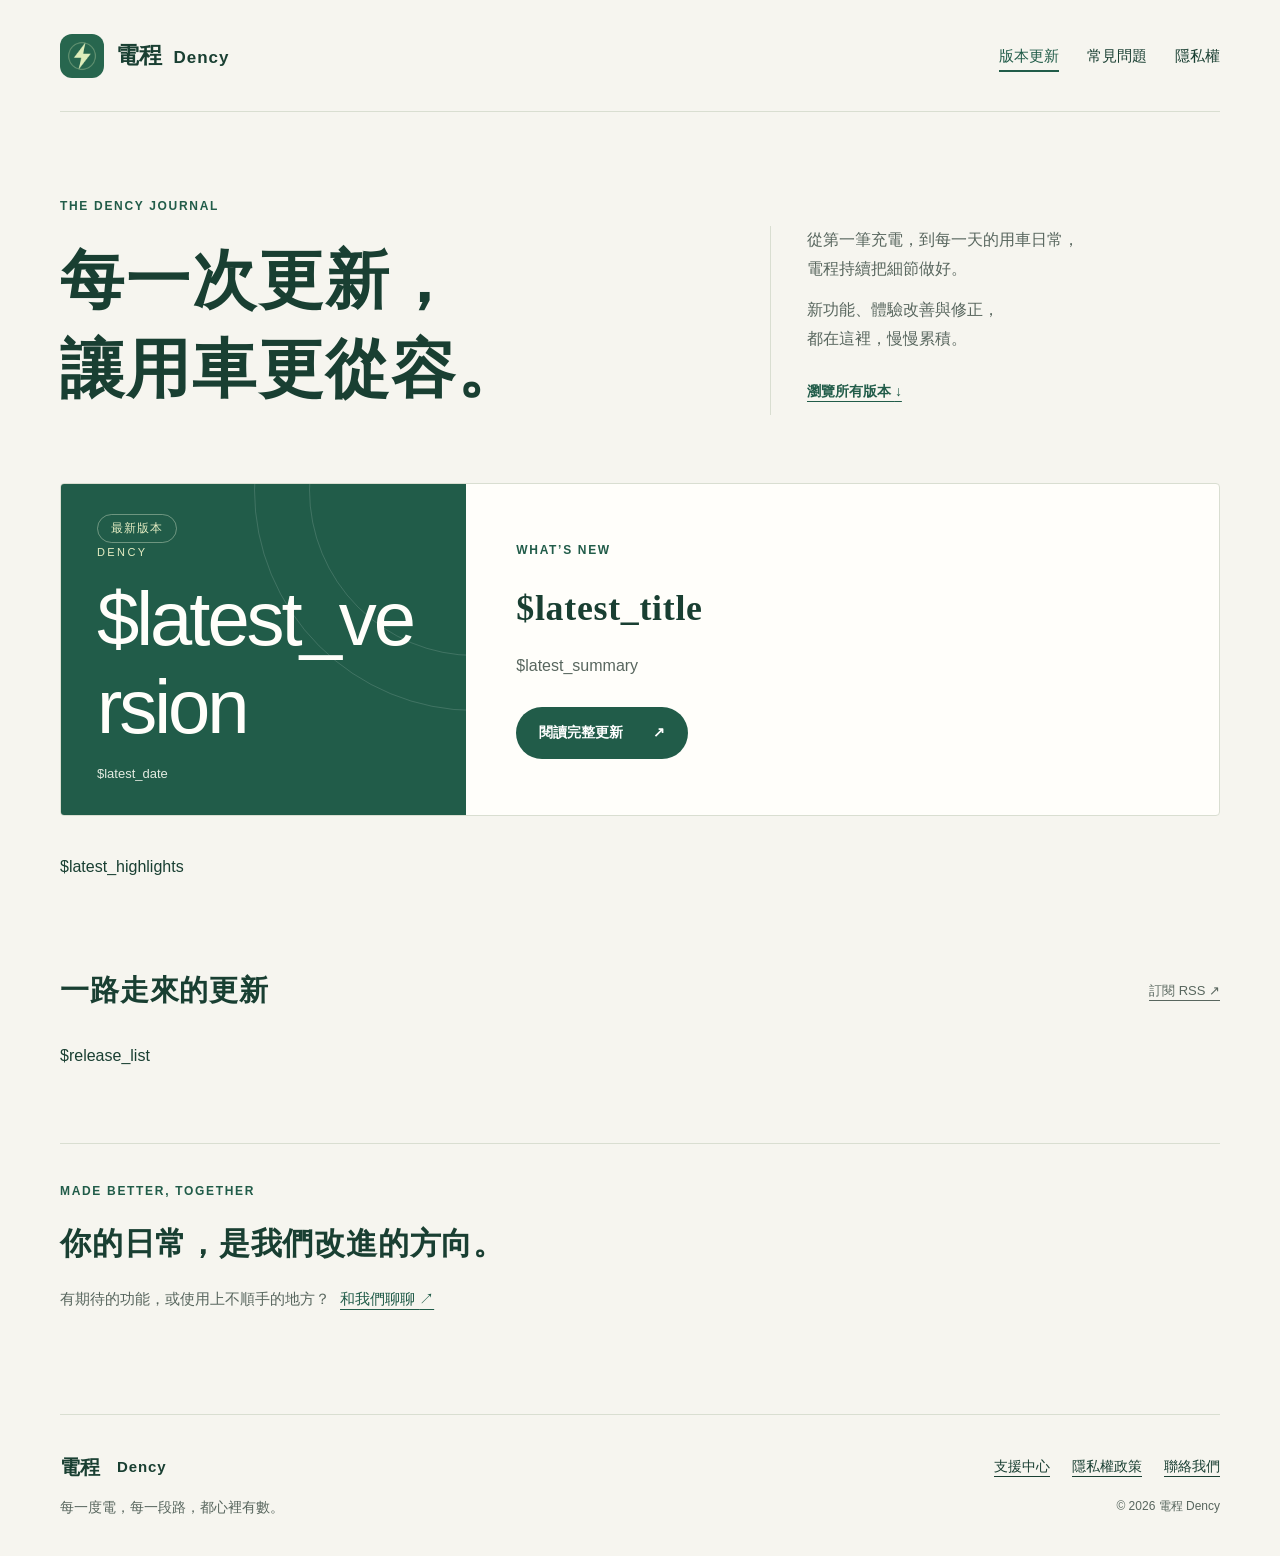
<file: templates/updates-index.html>
<!doctype html>
<html lang="zh-Hant">
<head>
  <meta charset="utf-8">
  <meta name="viewport" content="width=device-width, initial-scale=1">
  <meta name="theme-color" content="#215c49">
  <meta name="description" content="電程 Dency 更新日誌。看看每一次更新帶來的新功能、體驗改善與修正，讓充電記帳與用車生活更從容。">
  <meta property="og:type" content="website">
  <meta property="og:title" content="更新日誌｜電程 Dency">
  <meta property="og:description" content="每一次更新，讓用車更從容。閱讀電程各版本的新功能與完整更新說明。">
  <meta property="og:url" content="https://dency.app/updates/">
  <meta property="og:image" content="https://dency.app/assets/updates/$latest_version-v1.png">
  <meta property="og:image:secure_url" content="https://dency.app/assets/updates/$latest_version-v1.png">
  <meta property="og:image:type" content="image/png">
  <meta property="og:image:width" content="1200">
  <meta property="og:image:height" content="630">
  <meta property="og:image:alt" content="電程 Dency 版本更新 $latest_version">
  <meta property="og:site_name" content="電程 Dency">
  <meta property="og:locale" content="zh_TW">
  <meta name="twitter:card" content="summary_large_image">
  <meta name="twitter:image" content="https://dency.app/assets/updates/$latest_version-v1.png">
  <meta name="twitter:image:alt" content="電程 Dency 版本更新 $latest_version">
  <title>更新日誌｜電程 Dency</title>
  <link rel="canonical" href="https://dency.app/updates/">
  <link rel="icon" href="../assets/app-icon.png">
  <link rel="stylesheet" href="../styles.css">
  <link rel="stylesheet" href="../updates.css">
  <link rel="alternate" type="application/rss+xml" title="電程版本更新" href="feed.xml">
</head>
<body class="updates-page">
  <a class="skip" href="#main">跳至主要內容</a>
  <header class="header wrap">
    <a class="brand" href="../" aria-label="電程 Dency 支援首頁"><img src="../assets/app-icon.png" width="44" height="44" alt=""><span>電程 <span class="wordmark">Dency</span></span></a>
    <nav aria-label="主要導覽"><a href="./" aria-current="page">版本更新</a><a href="../#faq">常見問題</a><a href="../privacy.html">隱私權</a></nav>
  </header>
  <main id="main" class="wrap">
    <section class="journal-intro" aria-labelledby="journal-title">
      <div><p class="eyebrow">THE DENCY JOURNAL</p><h1 id="journal-title">每一次更新，<br>讓用車更從容。</h1></div>
      <div class="journal-letter"><span class="letter-line" aria-hidden="true"></span><p>從第一筆充電，到每一天的用車日常，<br class="desktop-break">電程持續把細節做好。</p><p>新功能、體驗改善與修正，<br class="desktop-break">都在這裡，慢慢累積。</p><a class="text-link" href="#all-releases">瀏覽所有版本 <span aria-hidden="true">↓</span></a></div>
    </section>
    <section class="latest-release" aria-labelledby="latest-title">
      <div class="release-edition"><span class="edition-label">最新版本</span><div><span class="edition-caption">DENCY</span><p class="edition-number">$latest_version</p></div><span class="edition-date">$latest_date</span></div>
      <div class="latest-copy"><p class="eyebrow">WHAT’S NEW</p><h2 id="latest-title">$latest_title</h2><p class="latest-summary">$latest_summary</p><a class="button" href="$latest_url">閱讀完整更新 <span aria-hidden="true">↗</span></a></div>
    </section>
    <div class="highlights latest-highlights">$latest_highlights</div>
    <section id="all-releases" class="release-archive" aria-labelledby="archive-title">
      <div class="section-heading"><h2 id="archive-title">一路走來的更新</h2><a href="feed.xml" class="feed-link">訂閱 RSS <span aria-hidden="true">↗</span></a></div>
      $release_list
    </section>
    <aside class="feedback-note"><p class="eyebrow">MADE BETTER, TOGETHER</p><h2>你的日常，是我們改進的方向。</h2><p>有期待的功能，或使用上不順手的地方？<a href="../#contact">和我們聊聊 <span aria-hidden="true">↗</span></a></p></aside>
  </main>
  <footer class="footer wrap"><a class="brand" href="../">電程 <span class="wordmark">Dency</span></a><p>每一度電，每一段路，都心裡有數。</p><div><a href="../">支援中心</a><a href="../privacy.html">隱私權政策</a><a href="mailto:amonstudioapp@gmail.com">聯絡我們</a></div><small>© 2026 電程 Dency</small></footer>
</body>
</html>
</file>
<file: styles.css>
:root{--paper:#f6f5ef;--white:#fffefa;--ink:#193f32;--green:#215c49;--muted:#58665e;--lime:#e5edc3;--line:#d9ded1;--radius:26px;color-scheme:light;font-family:-apple-system,BlinkMacSystemFont,"PingFang TC","Noto Sans TC","Microsoft JhengHei",sans-serif;color:var(--ink);background:var(--paper);font-size:16px;line-height:1.8}
*{box-sizing:border-box}html{scroll-behavior:smooth;scroll-padding-top:32px}body{margin:0}a{color:inherit;text-underline-offset:5px}a:hover{text-decoration-thickness:2px}a:focus-visible,summary:focus-visible{outline:3px solid #967000;outline-offset:5px;border-radius:4px}img{max-width:100%;height:auto}.wrap{width:min(1160px,calc(100% - 80px));margin-inline:auto}.skip{position:absolute;left:16px;top:-100px;padding:10px 18px;background:var(--ink);color:white;z-index:5}.skip:focus{top:10px}.header{display:flex;align-items:center;justify-content:space-between;gap:24px;min-height:112px;border-bottom:1px solid var(--line)}.brand{display:flex;align-items:center;gap:12px;font-size:23px;font-weight:750;text-decoration:none}.brand img{border-radius:12px}.wordmark{font-size:17px;letter-spacing:.06em;margin-left:5px}.header nav{display:flex;gap:28px;font-size:15px}.header nav a{text-decoration:none}.header nav a:hover{text-decoration:underline}.hero{display:grid;grid-template-columns:1.25fr 1fr;gap:70px;padding-top:78px;padding-bottom:66px;align-items:center}.eyebrow{font-size:12px;font-weight:750;letter-spacing:.14em;margin:0 0 18px;color:var(--green)}h1,h2,h3,p{margin-top:0}h1{font-size:clamp(40px,4.4vw,60px);letter-spacing:-.055em;line-height:1.25;margin-bottom:25px;font-weight:800}.intro{font-size:17px;line-height:1.95;color:var(--muted);margin-bottom:27px}.button{display:inline-flex;align-items:center;justify-content:space-between;gap:30px;min-height:52px;padding:11px 23px;border-radius:100px;background:var(--green);color:white;text-decoration:none;font-weight:650}.button:hover{background:#163f31}.button.light{background:var(--lime);color:var(--ink);width:100%;margin-top:24px}.button.light:hover{background:#f1f5df}.contact-card{background:var(--green);color:white;border-radius:var(--radius);padding:38px 36px;position:relative}.small-label{display:inline-block;color:var(--lime);font-size:13px;letter-spacing:.08em;margin-bottom:17px}.contact-card h2{font-size:25px;letter-spacing:-.025em;margin-bottom:14px;line-height:1.5}.contact-card p{color:#e3ebe1;line-height:1.85;font-size:15px}.email{font-size:clamp(16px,1.8vw,21px);font-weight:650;overflow-wrap:anywhere}.contact-card .contact-note{font-size:13px;line-height:1.7;margin:18px 0 0;color:#e3ebe1}.topic-strip{display:grid;grid-template-columns:repeat(4,1fr);border-block:1px solid var(--line)}.topic-strip a{padding:22px 14px;text-decoration:none;font-size:16px;font-weight:650}.topic-strip a:hover{background:#eaeddc}.topic-strip span{font-size:12px;letter-spacing:.05em;margin-right:12px;color:var(--muted)}.help-layout{display:grid;grid-template-columns:300px 1fr;gap:80px;padding-top:76px;padding-bottom:80px}.help-heading{align-self:start;position:sticky;top:35px}.help-heading h2,.report h2{font-size:36px;line-height:1.4;letter-spacing:-.04em;margin-bottom:18px}.help-heading p:not(.eyebrow){color:var(--muted)}.text-link{font-size:14px;font-weight:650}.faq-group{scroll-margin-top:32px;margin-bottom:42px}.faq-group:last-child{margin-bottom:0}.faq-group h3{display:flex;align-items:center;gap:16px;font-size:20px;margin-bottom:17px}.faq-group h3>span{font-size:12px;border:1px solid #b7c5ad;border-radius:100px;padding:0 9px;line-height:26px;letter-spacing:.04em}details{border-top:1px solid var(--line)}details:last-child{border-bottom:1px solid var(--line)}summary{position:relative;cursor:pointer;list-style:none;padding:22px 38px 22px 0;font-weight:650;font-size:17px;line-height:1.65}summary::-webkit-details-marker{display:none}summary::after{content:"＋";position:absolute;right:0;top:22px;font-size:22px;font-weight:400;color:var(--green);line-height:1.3}details[open]>summary::after{content:"−"}details[open]>summary{padding-bottom:15px}.answer{padding:0 24px 22px 0;font-size:16px;color:var(--muted)}.answer p{margin-bottom:14px}.answer p:last-child{margin-bottom:0}.answer a{color:var(--green)}.badge{display:inline-block;vertical-align:middle;font-size:11px;font-weight:750;line-height:1.6;padding:1px 7px;border:1px solid #a9ba9c;border-radius:5px;margin-left:6px;color:var(--green)}.voice{color:var(--green);font-weight:700;background:var(--lime);padding:12px 18px;border-radius:12px}.report{background:#e9eedc;border-radius:var(--radius);padding:44px 48px;display:grid;grid-template-columns:1fr 1.1fr;gap:60px;margin-bottom:70px}.report h2{font-size:30px}.report p{font-size:15px;color:var(--muted);margin-bottom:0}.report ol{margin:4px 0 20px;padding-left:24px}.report li{padding:3px 0}.report .muted{font-size:13px;margin-bottom:16px}.footer{border-top:1px solid var(--line);padding-top:34px;padding-bottom:36px;display:grid;grid-template-columns:1fr auto;align-items:center;gap:10px 24px}.footer .brand{font-size:20px}.footer .wordmark{font-size:15px}.footer p{grid-row:2;font-size:14px;color:var(--muted);margin:0}.footer div{grid-column:2;grid-row:1;display:flex;gap:22px;font-size:14px}.footer small{grid-column:2;grid-row:2;text-align:right;color:var(--muted);font-size:12px}.policy{max-width:820px;padding-top:58px;padding-bottom:70px}.policy h1{font-size:44px;margin-bottom:16px}.policy .lead{font-size:19px}.policy h2{font-size:23px;margin:36px 0 12px}.policy p{color:var(--muted);margin-bottom:14px}.policy a{color:var(--green)}.policy .policy-note{padding:22px 26px;border-radius:18px;background:#e9eedc;margin:28px 0}.policy .back{display:inline-block;margin-bottom:30px;font-size:14px}
.contact-card a:focus-visible{outline-color:var(--lime)}
@media(min-width:1500px){.hero{padding-top:95px;padding-bottom:85px}}
@media(max-width:960px){.wrap{width:calc(100% - 48px)}.hero{gap:30px;grid-template-columns:1.1fr 1fr;padding-top:50px}.contact-card{padding:30px 25px}.help-layout{grid-template-columns:230px 1fr;gap:32px}.report{gap:30px;padding:32px}.header nav{gap:20px}.wordmark{font-size:15px}.help-heading h2{font-size:30px}}
@media(max-width:700px){.wrap{width:calc(100% - 40px)}.header{min-height:100px;align-items:flex-start;justify-content:center;flex-direction:column;gap:13px;padding-block:20px}.brand{font-size:22px}.brand img{width:36px;height:36px}.header nav{width:100%;justify-content:space-between;gap:15px;font-size:14px}.hero{grid-template-columns:1fr;gap:30px;padding-top:36px;padding-bottom:35px}h1{font-size:43px}.eyebrow{font-size:11px;letter-spacing:.11em}.intro{font-size:16px}.desktop-break{display:none}.contact-card{padding:28px}.contact-card h2{font-size:25px}.email{font-size:20px}.topic-strip{grid-template-columns:1fr 1fr}.topic-strip a{padding:16px 7px;font-size:14px}.topic-strip a:nth-child(-n+2){border-bottom:1px solid var(--line)}.topic-strip span{margin-right:8px}.help-layout{grid-template-columns:1fr;gap:30px;padding-top:42px;padding-bottom:35px}.help-heading{position:static}.help-heading h2 br{display:none}.help-heading h2{font-size:30px;margin-bottom:12px}.help-heading p br{display:none}.help-heading p:not(.eyebrow){margin-bottom:10px}.faq-group{margin-bottom:30px}summary{font-size:16px;padding-block:19px}.answer{padding-right:5px}.report{grid-template-columns:1fr;gap:18px;padding:26px;margin-bottom:36px}.report h2{font-size:28px}.report h2 br{display:none}.footer{grid-template-columns:1fr;gap:14px}.footer p,.footer div,.footer small{grid-column:1;grid-row:auto;text-align:left}.footer div{flex-wrap:wrap;gap:14px 22px}.policy{padding-top:32px;padding-bottom:40px}.policy h1{font-size:36px}}
@media(prefers-reduced-motion:reduce){html{scroll-behavior:auto}}
</file>
<file: updates.css>
.updates-page { --display: "Songti TC", "Noto Serif TC", "PMingLiU", serif; }
.updates-page .header nav a[aria-current="page"] { color: var(--green); text-decoration: underline; text-decoration-thickness: 2px; text-underline-offset: 9px; }
.journal-intro { display: grid; grid-template-columns: 1.4fr 1fr; gap: 80px; align-items: end; padding: 84px 0 68px; }
.journal-intro h1 { font-family: var(--display); font-size: clamp(42px, 5vw, 68px); font-weight: 600; line-height: 1.4; letter-spacing: .035em; margin: 0; }
.journal-letter { padding: 0 0 9px 36px; border-left: 1px solid var(--line); color: var(--muted); font-size: 16px; }
.journal-letter p { margin-bottom: 13px; }
.journal-letter .text-link { display: inline-block; margin-top: 12px; color: var(--green); }
.latest-release { display: grid; grid-template-columns: 35% 65%; border: 1px solid var(--line); border-radius: 4px; overflow: hidden; background: var(--white); }
.release-edition { position: relative; isolation: isolate; overflow: hidden; display: flex; flex-direction: column; justify-content: space-between; min-height: 330px; padding: 30px 36px; background: var(--green); color: var(--white); }
.release-edition::before, .release-edition::after { content: ""; position: absolute; width: 330px; height: 330px; border: 1px solid #ffffff24; border-radius: 50%; right: -175px; top: -160px; z-index: -1; }
.release-edition::after { width: 440px; height: 440px; right: -230px; top: -215px; }
.edition-label { align-self: flex-start; border: 1px solid #bcd0b780; border-radius: 99px; padding: 3px 13px; color: var(--lime); font-size: 12px; letter-spacing: .08em; }
.edition-caption { display: block; font-size: 11px; letter-spacing: .22em; color: var(--lime); }
.edition-number { font-size: clamp(46px, 6vw, 76px); font-weight: 300; letter-spacing: -.04em; line-height: 1.15; margin: 12px 0; overflow-wrap: anywhere; }
.edition-date { font-size: 13px; color: #e3ebe1; }
.latest-copy { padding: 44px 50px; align-self: center; }
.latest-copy h2 { font-family: var(--display); font-weight: 600; font-size: clamp(26px, 2.8vw, 36px); line-height: 1.6; letter-spacing: .02em; margin-bottom: 15px; }
.latest-summary { color: var(--muted); font-size: 16px; margin-bottom: 26px; }
.latest-copy .button { font-size: 14px; }
.highlights { display: grid; grid-template-columns: repeat(3, minmax(0, 1fr)); gap: 36px; }
.highlights:empty { display: none; }
.latest-highlights { padding: 37px 0 46px; }
.highlight { min-width: 0; }
.highlight-number { font-size: 12px; color: var(--green); letter-spacing: .08em; display: block; margin-bottom: 12px; }
.highlight h3 { font-size: 18px; font-weight: 650; margin-bottom: 9px; }
.highlight p { font-size: 15px; line-height: 1.85; color: var(--muted); margin: 0; }
.release-archive { padding-top: 36px; }
.section-heading { display: flex; gap: 20px; justify-content: space-between; align-items: center; padding-bottom: 26px; }
.section-heading h2 { font-family: var(--display); font-size: 29px; font-weight: 600; letter-spacing: .03em; margin: 0; }
.feed-link { font-size: 13px; color: var(--muted); white-space: nowrap; }
.release-row { display: grid; grid-template-columns: 155px 1fr 108px; gap: 32px; align-items: start; border-top: 1px solid var(--line); padding: 30px 0; }
.release-row:last-child { border-bottom: 1px solid var(--line); }
.release-stamp { display: flex; flex-direction: column; gap: 9px; padding-top: 4px; }
.version { font-size: 12px; font-weight: 700; letter-spacing: .065em; color: var(--green); }
.release-stamp time { font-size: 12px; color: var(--muted); }
.release-row h2 { font-size: 20px; line-height: 1.6; margin-bottom: 10px; font-weight: 600; }
.release-row h2 a { text-decoration: none; }
.release-row h2 a:hover { text-decoration: underline; }
.release-row p { font-size: 15px; color: var(--muted); margin: 0; }
.read-release { font-size: 13px; padding-top: 6px; white-space: nowrap; }
.feedback-note { margin: 72px 0 65px; padding: 37px 0; border-top: 1px solid var(--line); }
.feedback-note .eyebrow { margin-bottom: 13px; }
.feedback-note h2 { font-family: var(--display); font-size: clamp(23px, 3vw, 31px); font-weight: 600; letter-spacing: .025em; margin-bottom: 13px; }
.feedback-note p:last-child { font-size: 15px; color: var(--muted); margin: 0; }
.feedback-note a { display: inline-block; margin-left: 10px; color: var(--green); }
.back-to-journal { display: inline-block; margin-top: 36px; font-size: 14px; color: var(--muted); }
.detail-hero { padding: 48px 0 45px; max-width: 910px; }
.detail-meta { display: flex; flex-wrap: wrap; gap: 14px 28px; align-items: center; margin-bottom: 24px; font-size: 13px; color: var(--muted); }
.detail-hero h1 { font-family: var(--display); font-size: clamp(33px, 4.4vw, 55px); font-weight: 600; line-height: 1.5; letter-spacing: .025em; margin-bottom: 23px; text-wrap: balance; }
.detail-summary { font-size: 18px; color: var(--muted); max-width: 800px; margin: 0; }
.release-body { display: grid; grid-template-columns: 280px 1fr; gap: 70px; padding: 64px 0 34px; }
.release-aside { align-self: start; position: sticky; top: 30px; }
.release-aside h2 { font-family: var(--display); font-size: 27px; line-height: 1.5; font-weight: 600; margin-bottom: 16px; }
.release-aside p:not(.eyebrow) { color: var(--muted); font-size: 15px; }
.release-content { min-width: 0; }
.release-section { margin-bottom: 36px; }
.release-section h2 { font-size: 22px; padding-bottom: 16px; border-bottom: 1px solid var(--line); margin-bottom: 18px; }
.release-section ul { padding-left: 22px; margin: 0; }
.release-section li { padding: 0 0 15px 4px; line-height: 1.95; overflow-wrap: anywhere; }
.release-section li::marker { color: #739779; }
.source-note { font-size: 13px; color: var(--muted); }
.source-note p { margin: 0; }
.source-note:empty { display: none; }
.version-navigation { display: flex; flex-wrap: wrap; justify-content: space-between; gap: 20px; padding: 25px 0; border-block: 1px solid var(--line); font-size: 14px; }
.version-navigation:empty { display: none; }
.updates-teaser { display: flex; align-items: center; justify-content: space-between; gap: 22px; padding: 24px 30px; margin-top: 32px; background: #e9eedc; border-radius: 16px; }
.updates-teaser h2 { margin: 0 0 4px; font-size: 21px; }
.updates-teaser p { margin: 0; font-size: 15px; color: var(--muted); }
.updates-teaser a { font-size: 14px; white-space: nowrap; }
@media (max-width: 960px) {
  .journal-intro { gap: 35px; padding-top: 58px; }
  .journal-letter { padding-left: 25px; }
  .latest-copy { padding: 34px; }
  .release-edition { padding: 26px; }
  .release-body { grid-template-columns: 220px 1fr; gap: 35px; }
  .release-row { grid-template-columns: 132px 1fr; gap: 24px; }
  .read-release { grid-column: 2; padding-top: 0; }
}
@media (max-width: 700px) {
  .journal-intro { grid-template-columns: 1fr; gap: 27px; padding: 42px 0 34px; }
  .journal-intro h1 { font-size: clamp(34px, 8.9vw, 47px); }
  .journal-letter { padding: 0 0 0 18px; font-size: 15px; }
  .journal-letter p { margin-bottom: 7px; }
  .latest-release { grid-template-columns: 1fr; }
  .release-edition { min-height: 200px; padding: 24px; }
  .edition-number { font-size: 60px; margin-block: 8px; }
  .edition-caption { display: none; }
  .latest-copy { padding: 28px 24px; }
  .latest-copy h2 { font-size: 27px; }
  .latest-copy .eyebrow { margin-bottom: 12px; }
  .highlights { grid-template-columns: 1fr; gap: 25px; }
  .latest-highlights { padding: 28px 0; }
  .highlight-number { margin-bottom: 6px; }
  .release-archive { padding-top: 23px; }
  .section-heading h2 { font-size: 24px; }
  .release-row { grid-template-columns: 1fr; gap: 14px; padding: 25px 0; }
  .release-stamp { flex-direction: row; flex-wrap: wrap; align-items: center; gap: 15px; }
  .read-release { grid-column: 1; }
  .release-row h2 { font-size: 19px; }
  .feedback-note { margin: 45px 0 25px; padding-top: 30px; }
  .feedback-note a { margin: 8px 0 0; display: block; }
  .detail-hero { padding: 30px 0 32px; }
  .detail-summary { font-size: 16px; }
  .detail-meta { margin-bottom: 17px; }
  .release-body { grid-template-columns: 1fr; gap: 32px; padding-top: 35px; }
  .release-aside { position: static; }
  .release-aside p:not(.eyebrow) { display: none; }
  .release-section h2 { font-size: 21px; }
  .updates-teaser { align-items: flex-start; flex-direction: column; padding: 23px; }
}
</file>
<file: home.css>
.home-page { --display: "Songti TC", "Noto Serif TC", "PMingLiU", serif; }
.home-page .nav-download { color: var(--green); font-weight: 750; }
.download-hero { display: grid; grid-template-columns: 1.1fr 1fr; align-items: center; gap: 70px; padding-block: 54px 66px; }
.download-copy { padding-block: 12px; }
.download-copy .eyebrow { font-size: 11px; letter-spacing: .16em; margin-bottom: 23px; }
.download-copy h1 { font-family: var(--display); font-size: clamp(42px, 4.7vw, 63px); font-weight: 600; line-height: 1.45; letter-spacing: .025em; margin-bottom: 25px; }
.download-intro { font-size: 17px; color: var(--muted); line-height: 2; max-width: 470px; margin-bottom: 29px; }
.download-actions { display: flex; flex-wrap: wrap; align-items: center; gap: 22px 27px; }
.store-download { display: inline-flex; align-items: center; gap: 17px; min-height: 76px; padding: 14px 22px; border-radius: 14px; background: var(--ink); color: var(--white); text-decoration: none; box-shadow: 0 6px 15px #193f3210; }
.store-download:hover { background: var(--green); }
.store-download:focus-visible { outline-offset: 6px; }
.store-download > span:not(.store-arrow) { display: flex; flex-direction: column; }
.store-kicker { font-size: 11px; line-height: 1.4; letter-spacing: .08em; color: #e5edc3; }
.store-name { font-size: 20px; line-height: 1.5; font-weight: 600; letter-spacing: .01em; }
.store-arrow { font-size: 23px; margin-left: 6px; }
.download-secondary { font-size: 14px; font-weight: 600; }
.download-availability { font-size: 12px; line-height: 1.8; color: var(--muted); margin: 17px 0 27px; }
.download-features { display: flex; flex-wrap: wrap; gap: 10px 22px; padding: 22px 0 0; border-top: 1px solid var(--line); margin: 0; list-style: none; font-size: 13px; color: var(--green); }
.download-features li::before { content: ""; display: inline-block; width: 5px; height: 5px; background: #87a480; border-radius: 50%; margin: 0 9px 2px 0; }
.app-preview { position: relative; isolation: isolate; overflow: hidden; min-width: 0; height: 575px; margin: 0; border-radius: 160px 160px 22px 22px; background: #e7ecda; padding: 25px 22px 0; display: flex; align-items: center; flex-direction: column; }
.preview-orbit { width: 500px; height: 500px; position: absolute; border: 1px solid #a2b89955; border-radius: 50%; left: calc(50% - 250px); top: 55px; z-index: -1; }
.preview-orbit::after { content: ""; position: absolute; inset: 36px; border: 1px solid #a2b89955; border-radius: 50%; }
.preview-brand { display: flex; gap: 11px; align-items: center; margin: 0 0 17px; }
.preview-brand img { border-radius: 10px; }
.preview-brand div { font-size: 19px; line-height: 1.25; font-weight: 650; }
.preview-brand span { display: block; font-size: 10px; letter-spacing: .1em; margin-top: 4px; font-weight: 500; }
.phone-preview { width: 245px; flex-shrink: 0; padding: 6px; border: 1px solid #647164; background: #25382b; border-radius: 35px; box-shadow: 0 24px 40px #25382b26; }
.phone-preview img { display: block; width: 100%; height: auto; border-radius: 28px; }
.app-preview figcaption { position: absolute; bottom: 0; inset-inline: 0; background: linear-gradient(transparent, #e7ecda 28%); padding: 39px 12px 18px; text-align: center; font-size: 15px; font-family: var(--display); letter-spacing: .06em; }
.app-preview figcaption span { display: block; font-size: 10px; font-family: -apple-system, BlinkMacSystemFont, "PingFang TC", sans-serif; color: var(--muted); margin-top: 3px; letter-spacing: .05em; }
.home-support { display: grid; grid-template-columns: 1.1fr 1fr; gap: 65px; align-items: center; padding-bottom: 60px; }
.home-support h2 { font-family: var(--display); font-size: clamp(29px, 3vw, 40px); font-weight: 600; line-height: 1.6; letter-spacing: .025em; margin-bottom: 18px; }
.home-support > div > p:not(.eyebrow) { font-size: 16px; color: var(--muted); line-height: 1.9; }
#contact { scroll-margin-top: 24px; }
@media (max-width: 960px) {
  .download-hero { gap: 30px; padding-top: 40px; }
  .app-preview { height: 550px; border-radius: 130px 130px 20px 20px; padding-top: 23px; }
  .phone-preview { width: 228px; }
  .download-intro { font-size: 16px; }
  .download-actions { gap: 18px; }
  .home-support { gap: 30px; }
}
@media (max-width: 700px) {
  .home-page .header nav { gap: 10px; font-size: 13px; }
  .download-hero { grid-template-columns: 1fr; gap: 31px; padding: 32px 0 34px; }
  .download-copy { padding: 0; }
  .download-copy .eyebrow { font-size: 10px; margin-bottom: 18px; }
  .download-copy h1 { font-size: clamp(36px, 10.3vw, 51px); margin-bottom: 19px; }
  .download-intro { margin-bottom: 24px; }
  .download-actions { gap: 18px 22px; }
  .store-download { padding: 13px 18px; gap: 13px; min-height: 71px; }
  .store-name { font-size: 19px; }
  .download-availability { margin: 14px 0 23px; font-size: 11px; }
  .download-features { gap: 10px 17px; padding-top: 18px; font-size: 12px; }
  .app-preview { height: 526px; border-radius: 120px 120px 20px 20px; padding-top: 24px; }
  .phone-preview { width: 222px; border-radius: 32px; }
  .phone-preview img { border-radius: 25px; }
  .preview-brand { margin-bottom: 15px; }
  .app-preview figcaption { padding-top: 30px; }
  .home-support { grid-template-columns: 1fr; gap: 17px; padding-bottom: 35px; }
}
</file>
